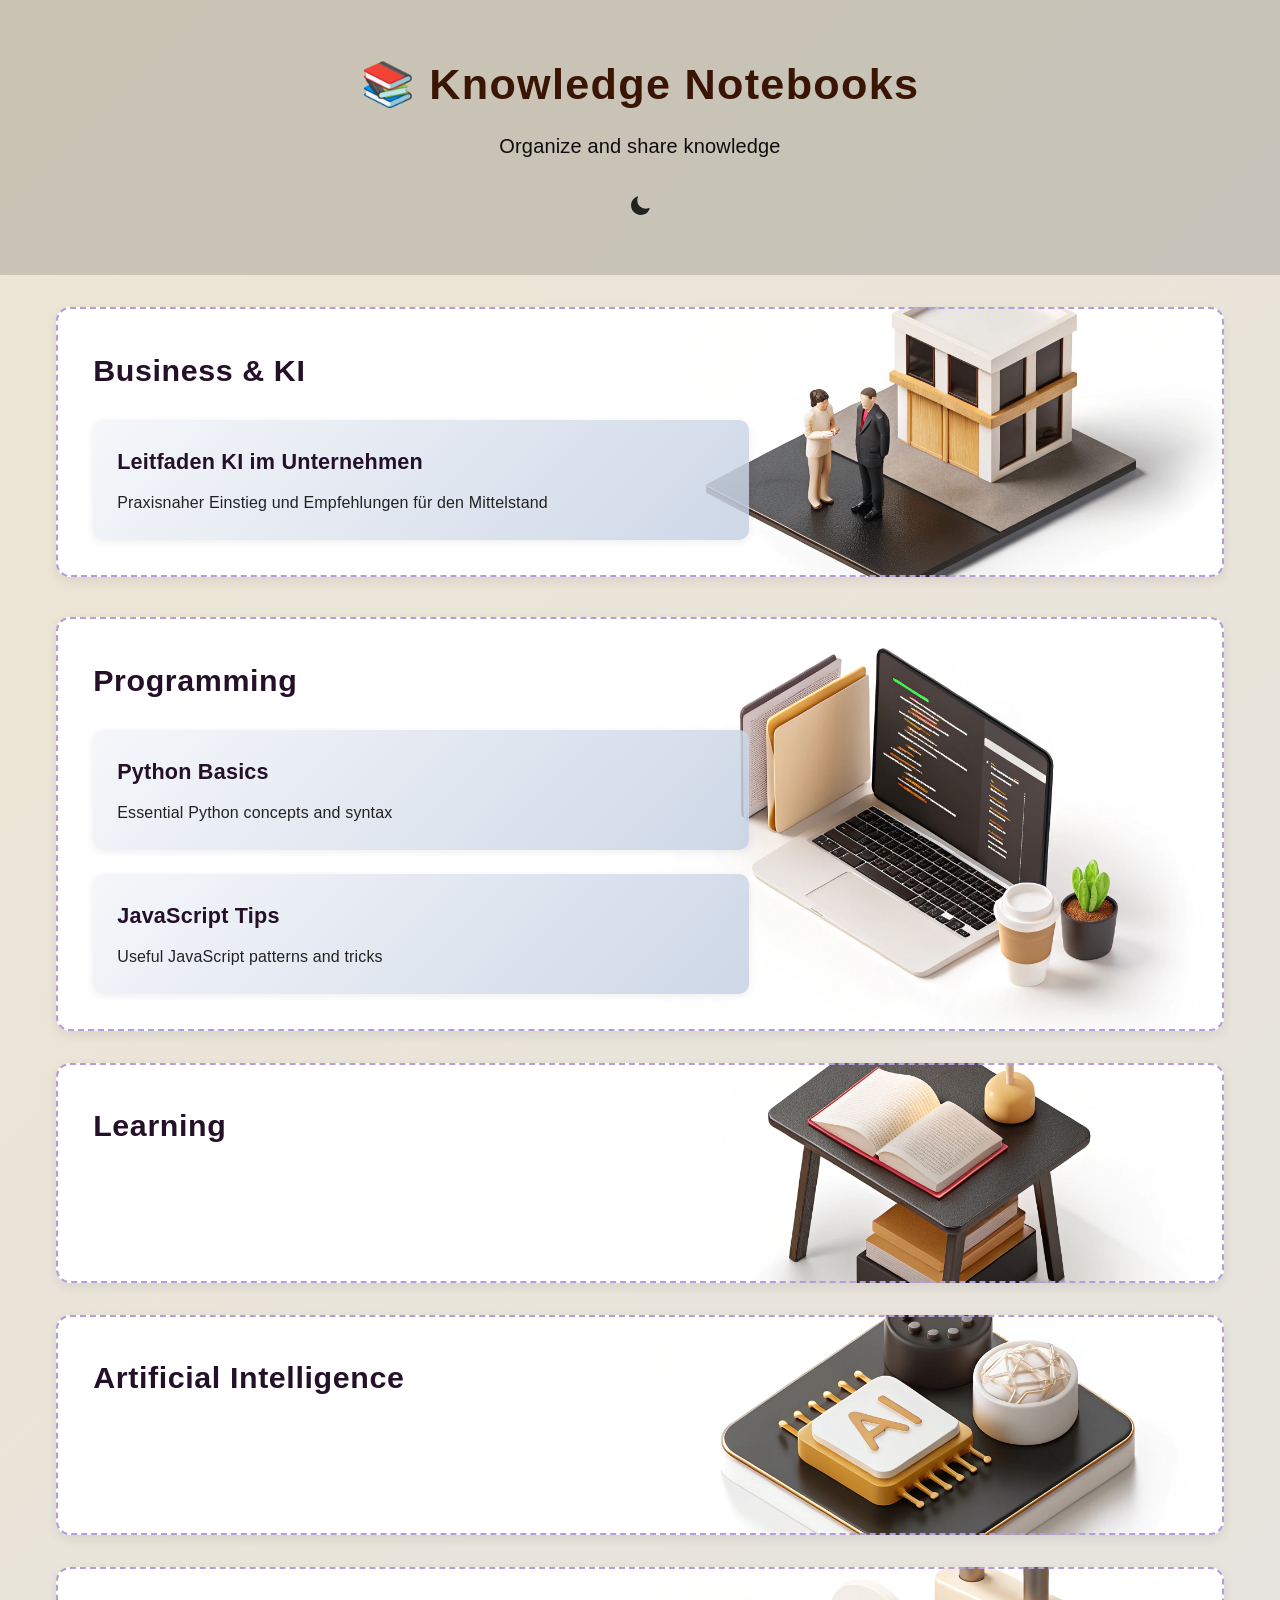
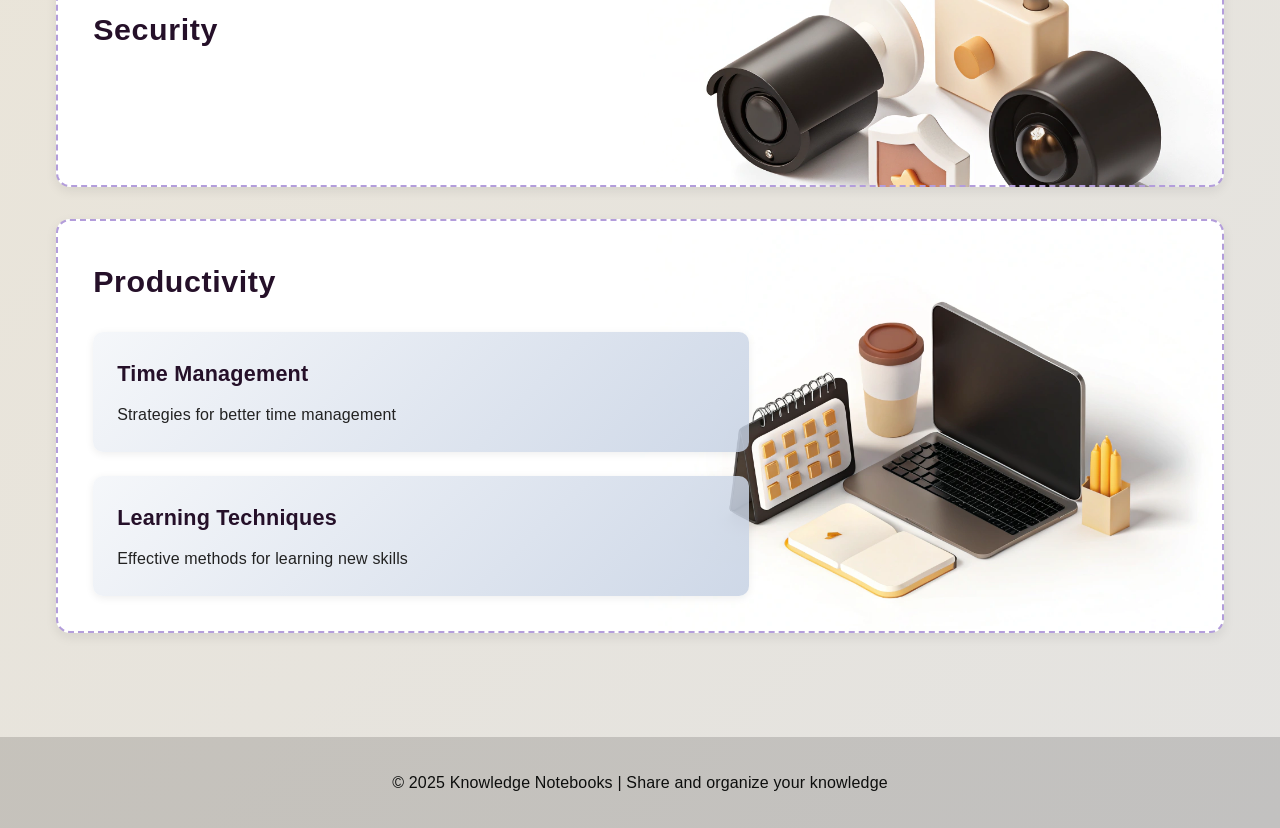
<file: index.html>
<!DOCTYPE html>
<html lang="en">
<head>
    <meta charset="UTF-8">
    <meta name="viewport" content="width=device-width, initial-scale=1.0">
    <title>Knowledge Notebooks</title>
    <link rel="stylesheet" href="styles.css">
</head>
<body>
    <!-- Header with ARIA role and accessible labels -->
    <header role="banner" aria-label="Knowledge Notebooks Header">
        <h1>📚 Knowledge Notebooks</h1>
        <p>Organize and share knowledge</p>
        <button id="theme-toggle" aria-label="Toggle dark and light mode" style="margin-top:1rem;padding:0.5rem 1rem;border-radius:6px;border:none;cursor:pointer;background:none;display:inline-flex;align-items:center;justify-content:center;width:2.5rem;height:2.5rem;">
            <span id="theme-icon" aria-hidden="true"></span>
        </button>
    </header>

    <!-- Main content area with ARIA role -->
    <main role="main">
        <!-- Business & KI Section -->
        <section class="notebooks" aria-labelledby="business-ki-heading">
        <div class="notebook-category category-business">
    <h2 id="business-ki-heading">Business & KI</h2>
                <div class="notebook-list" role="list">
                    <a href="notebooks/business/ki-leitfaden.html" class="notebook-card" role="listitem" aria-label="Leitfaden KI im Unternehmen">
                        <h3>Leitfaden KI im Unternehmen</h3>
                        <p>Praxisnaher Einstieg und Empfehlungen für den Mittelstand</p>
                    </a>
                </div>
            </div>
        </section>
        <!-- Programming Section -->
        <section class="notebooks" aria-labelledby="programming-heading">
        <div class="notebook-category category-programming">
    <h2 id="programming-heading">Programming</h2>
                <div class="notebook-list" role="list">
                    <a href="notebooks/programming/python-basics.html" class="notebook-card" role="listitem" aria-label="Python Basics">
                        <h3>Python Basics</h3>
                        <p>Essential Python concepts and syntax</p>
                    </a>
                    <a href="notebooks/programming/javascript-tips.html" class="notebook-card" role="listitem" aria-label="JavaScript Tips">
                        <h3>JavaScript Tips</h3>
                        <p>Useful JavaScript patterns and tricks</p>
                    </a>
                </div>
            </div>

            <!-- Learning Section -->
        <div class="notebook-category category-learning">
    <h2 id="learning-heading">Learning</h2>
                <div class="notebook-list" role="list">
                    <!-- Add learning notebook cards here -->
                </div>
            </div>

            <!-- Artificial Intelligence Section -->
        <div class="notebook-category category-artificial-intelligence">
    <h2 id="ai-heading">Artificial Intelligence</h2>
                <div class="notebook-list" role="list">
                    <!-- Add artificial intelligence notebook cards here -->
                </div>
            </div>

            <!-- Security Section -->
        <div class="notebook-category category-security">
    <h2 id="security-heading">Security</h2>
                <div class="notebook-list" role="list">
                    <!-- Add security notebook cards here -->
                </div>
            </div>

            <!-- Productivity Section -->
        <div class="notebook-category category-productivity">
    <h2 id="productivity-heading">Productivity</h2>
                <div class="notebook-list" role="list">
                    <a href="notebooks/productivity/time-management.html" class="notebook-card" role="listitem" aria-label="Time Management">
                        <h3>Time Management</h3>
                        <p>Strategies for better time management</p>
                    </a>
                    <a href="notebooks/productivity/learning-techniques.html" class="notebook-card" role="listitem" aria-label="Learning Techniques">
                        <h3>Learning Techniques</h3>
                        <p>Effective methods for learning new skills</p>
                    </a>
                </div>
            </div>
        </section>
    </main>

    <!-- Footer with ARIA role -->
    <footer role="contentinfo" aria-label="Knowledge Notebooks Footer">
        <p>&copy; 2025 Knowledge Notebooks | Share and organize your knowledge</p>
    </footer>
    <script>
    // Dark/Light mode toggle logic
    // Accessible toggle button for theme switching
    const toggleBtn = document.getElementById('theme-toggle');
    function setTheme(dark) {
        const iconSpan = document.getElementById('theme-icon');
        if (dark) {
            document.body.classList.add('dark-mode');
            toggleBtn.style.color = '#fff';
            // User-provided sun SVG for light mode, now with fill="currentColor"
            iconSpan.innerHTML = `<svg xmlns="http://www.w3.org/2000/svg" viewBox="0 0 24 24" fill="currentColor" width="22" height="22"><path d="M12 2.25a.75.75 0 0 1 .75.75v2.25a.75.75 0 0 1-1.5 0V3a.75.75 0 0 1 .75-.75ZM7.5 12a4.5 4.5 0 1 1 9 0 4.5 4.5 0 0 1-9 0ZM18.894 6.166a.75.75 0 0 0-1.06-1.06l-1.591 1.59a.75.75 0 1 0 1.06 1.061l1.591-1.59ZM21.75 12a.75.75 0 0 1-.75.75h-2.25a.75.75 0 0 1 0-1.5H21a.75.75 0 0 1 .75.75ZM17.834 18.894a.75.75 0 0 0 1.06-1.06l-1.59-1.591a.75.75 0 1 0-1.061 1.06l1.59 1.591ZM12 18a.75.75 0 0 1 .75.75V21a.75.75 0 0 1-1.5 0v-2.25A.75.75 0 0 1 12 18ZM7.758 17.303a.75.75 0 0 0-1.061-1.06l-1.591 1.59a.75.75 0 0 0 1.06 1.061l1.591-1.59ZM6 12a.75.75 0 0 1-.75.75H3a.75.75 0 0 1 0-1.5h2.25A.75.75 0 0 1 6 12ZM6.697 7.757a.75.75 0 0 0 1.06-1.06l-1.59-1.591a.75.75 0 0 0-1.061 1.06l1.59 1.591Z" /></svg>`;
        } else {
            document.body.classList.remove('dark-mode');
            toggleBtn.style.color = '#222';
            // Heroicons moon SVG for dark mode, fill="currentColor"
            iconSpan.innerHTML = `<svg xmlns=\"http://www.w3.org/2000/svg\" viewBox=\"0 0 24 24\" fill=\"currentColor\" width=\"22\" height=\"22\" class=\"size-6\"><path fill-rule=\"evenodd\" d=\"M9.528 1.718a.75.75 0 0 1 .162.819A8.97 8.97 0 0 0 9 6a9 9 0 0 0 9 9 8.97 8.97 0 0 0 3.463-.69.75.75 0 0 1 .981.98 10.503 10.503 0 0 1-9.694 6.46c-5.799 0-10.5-4.7-10.5-10.5 0-4.368 2.667-8.112 6.46-9.694a.75.75 0 0 1 .818.162Z\" clip-rule=\"evenodd\" /></svg>`;
        }
    }
    // Load theme from localStorage
    const darkPref = localStorage.getItem('theme') === 'dark';
    setTheme(darkPref);
    toggleBtn.addEventListener('click', () => {
        const isDark = !document.body.classList.contains('dark-mode');
        setTheme(isDark);
        localStorage.setItem('theme', isDark ? 'dark' : 'light');
    });
    </script>
</file>
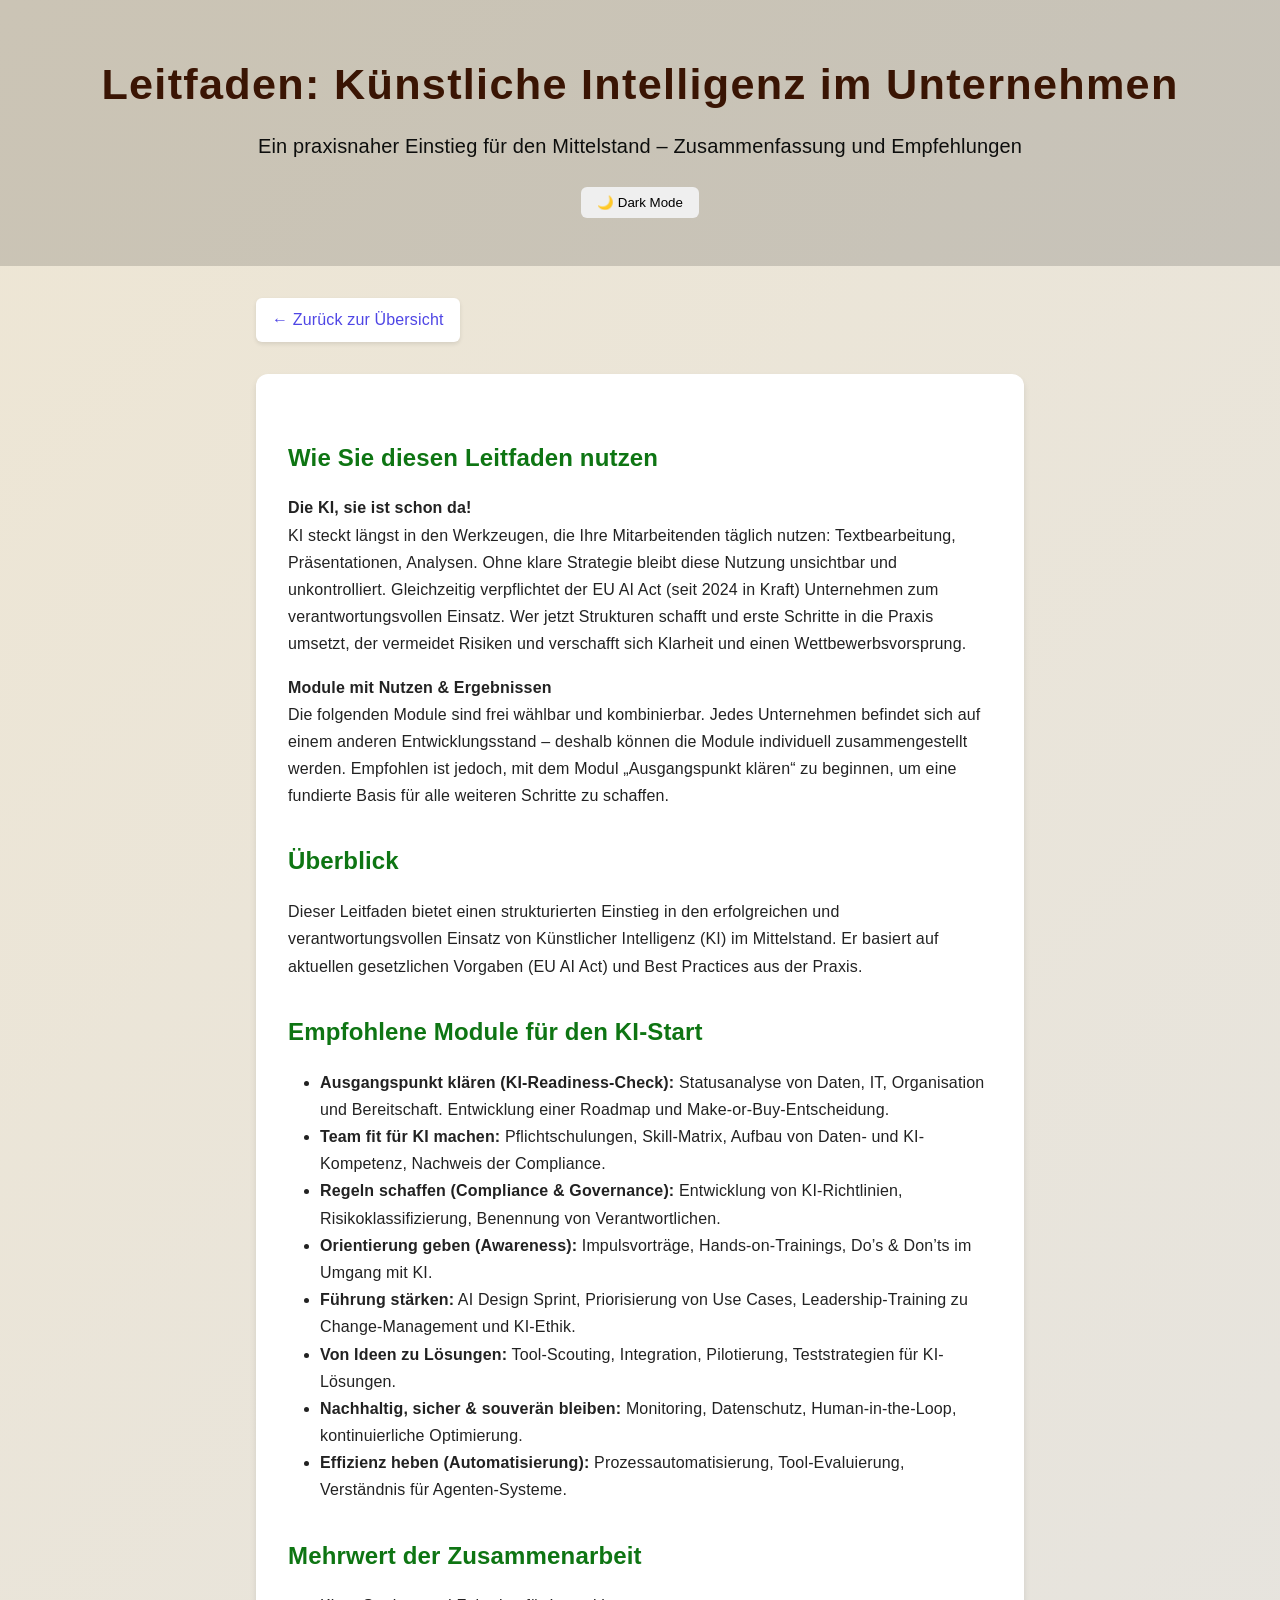
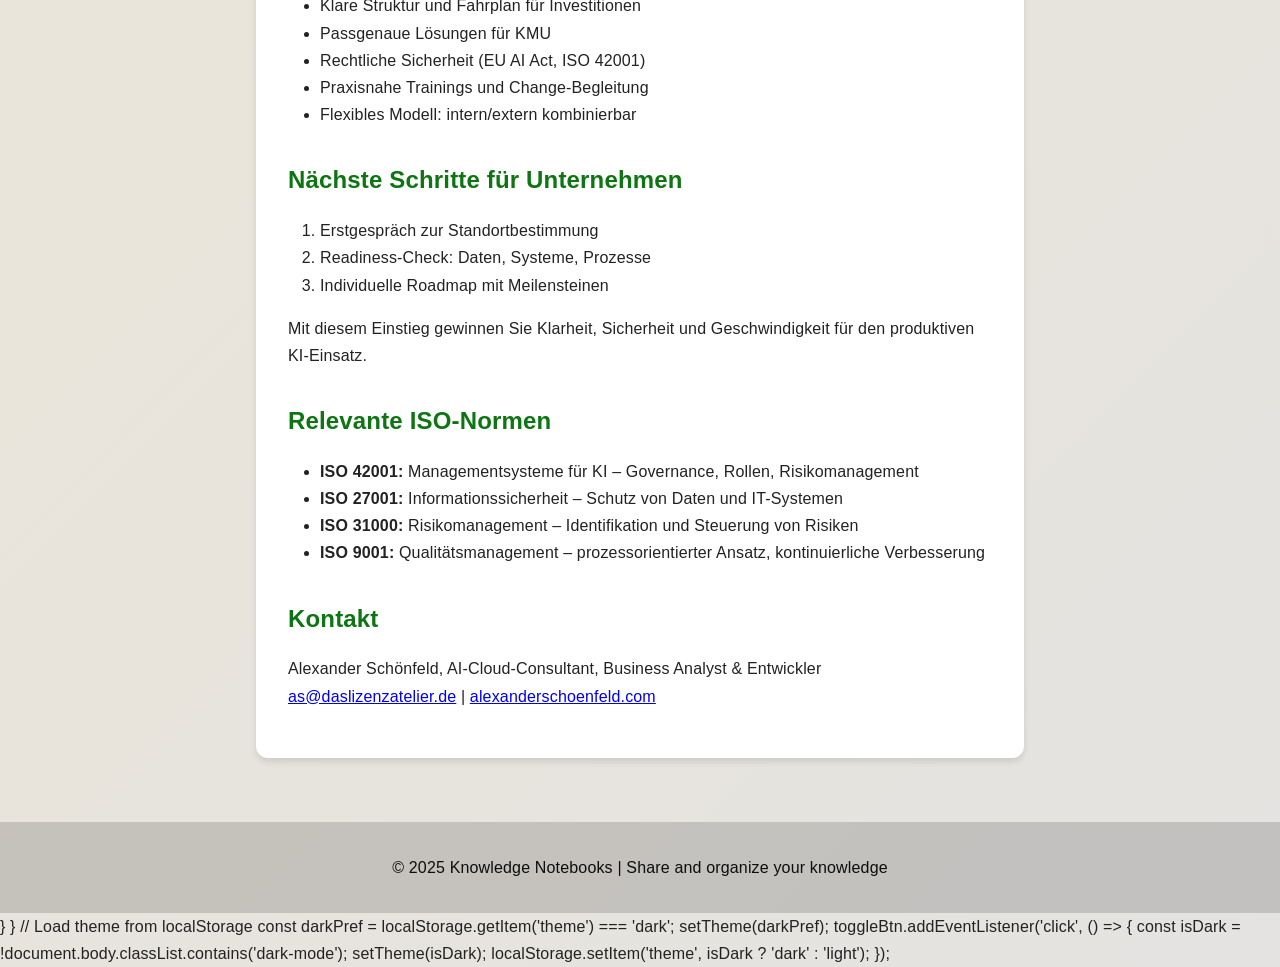
<file: notebooks/business/ki-leitfaden.html>
<!DOCTYPE html>
<html lang="de">
<head>
    <meta charset="UTF-8">
    <meta name="viewport" content="width=device-width, initial-scale=1.0">
    <title>Leitfaden KI im Unternehmen</title>
    <link rel="stylesheet" href="../../styles.css">
</head>
<body>
    <!-- Header with ARIA role and accessible labels -->
    <header role="banner" aria-label="Leitfaden KI Header">
        <h1>Leitfaden: Künstliche Intelligenz im Unternehmen</h1>
        <p>Ein praxisnaher Einstieg für den Mittelstand – Zusammenfassung und Empfehlungen</p>
        <button id="theme-toggle" aria-label="Toggle dark and light mode" style="margin-top:1rem;padding:0.5rem 1rem;border-radius:6px;border:none;cursor:pointer;">🌙 Dark Mode</button>
    </header>
    <main class="notebook-page" role="main">
        <a href="../../index.html" class="back-link">← Zurück zur Übersicht</a>
        <div class="notebook-content">
            <h2>Wie Sie diesen Leitfaden nutzen</h2>
            <p><strong>Die KI, sie ist schon da!</strong><br>
            KI steckt längst in den Werkzeugen, die Ihre Mitarbeitenden täglich nutzen: Textbearbeitung, Präsentationen, Analysen. Ohne klare Strategie bleibt diese Nutzung unsichtbar und unkontrolliert. Gleichzeitig verpflichtet der EU AI Act (seit 2024 in Kraft) Unternehmen zum verantwortungsvollen Einsatz. Wer jetzt Strukturen schafft und erste Schritte in die Praxis umsetzt, der vermeidet Risiken und verschafft sich Klarheit und einen Wettbewerbsvorsprung.</p>
            <p><strong>Module mit Nutzen & Ergebnissen</strong><br>
            Die folgenden Module sind frei wählbar und kombinierbar. Jedes Unternehmen befindet sich auf einem anderen Entwicklungsstand – deshalb können die Module individuell zusammengestellt werden. Empfohlen ist jedoch, mit dem Modul „Ausgangspunkt klären“ zu beginnen, um eine fundierte Basis für alle weiteren Schritte zu schaffen.</p>
            <h2>Überblick</h2>
            <p>Dieser Leitfaden bietet einen strukturierten Einstieg in den erfolgreichen und verantwortungsvollen Einsatz von Künstlicher Intelligenz (KI) im Mittelstand. Er basiert auf aktuellen gesetzlichen Vorgaben (EU AI Act) und Best Practices aus der Praxis.</p>

            <h2>Empfohlene Module für den KI-Start</h2>
            <ul>
                <li><strong>Ausgangspunkt klären (KI-Readiness-Check):</strong> Statusanalyse von Daten, IT, Organisation und Bereitschaft. Entwicklung einer Roadmap und Make-or-Buy-Entscheidung.</li>
                <li><strong>Team fit für KI machen:</strong> Pflichtschulungen, Skill-Matrix, Aufbau von Daten- und KI-Kompetenz, Nachweis der Compliance.</li>
                <li><strong>Regeln schaffen (Compliance & Governance):</strong> Entwicklung von KI-Richtlinien, Risikoklassifizierung, Benennung von Verantwortlichen.</li>
                <li><strong>Orientierung geben (Awareness):</strong> Impulsvorträge, Hands-on-Trainings, Do’s & Don’ts im Umgang mit KI.</li>
                <li><strong>Führung stärken:</strong> AI Design Sprint, Priorisierung von Use Cases, Leadership-Training zu Change-Management und KI-Ethik.</li>
                <li><strong>Von Ideen zu Lösungen:</strong> Tool-Scouting, Integration, Pilotierung, Teststrategien für KI-Lösungen.</li>
                <li><strong>Nachhaltig, sicher & souverän bleiben:</strong> Monitoring, Datenschutz, Human-in-the-Loop, kontinuierliche Optimierung.</li>
                <li><strong>Effizienz heben (Automatisierung):</strong> Prozessautomatisierung, Tool-Evaluierung, Verständnis für Agenten-Systeme.</li>
            </ul>

            <h2>Mehrwert der Zusammenarbeit</h2>
            <ul>
                <li>Klare Struktur und Fahrplan für Investitionen</li>
                <li>Passgenaue Lösungen für KMU</li>
                <li>Rechtliche Sicherheit (EU AI Act, ISO 42001)</li>
                <li>Praxisnahe Trainings und Change-Begleitung</li>
                <li>Flexibles Modell: intern/extern kombinierbar</li>
            </ul>

            <h2>Nächste Schritte für Unternehmen</h2>
            <ol>
                <li>Erstgespräch zur Standortbestimmung</li>
                <li>Readiness-Check: Daten, Systeme, Prozesse</li>
                <li>Individuelle Roadmap mit Meilensteinen</li>
            </ol>
            <p>Mit diesem Einstieg gewinnen Sie Klarheit, Sicherheit und Geschwindigkeit für den produktiven KI-Einsatz.</p>

            <h2>Relevante ISO-Normen</h2>
            <ul>
                <li><strong>ISO 42001:</strong> Managementsysteme für KI – Governance, Rollen, Risikomanagement</li>
                <li><strong>ISO 27001:</strong> Informationssicherheit – Schutz von Daten und IT-Systemen</li>
                <li><strong>ISO 31000:</strong> Risikomanagement – Identifikation und Steuerung von Risiken</li>
                <li><strong>ISO 9001:</strong> Qualitätsmanagement – prozessorientierter Ansatz, kontinuierliche Verbesserung</li>
            </ul>

            <h2>Kontakt</h2>
            <p>Alexander Schönfeld, AI-Cloud-Consultant, Business Analyst & Entwickler<br>
            <a href="mailto:as@daslizenzatelier.de">as@daslizenzatelier.de</a> | <a href="https://www.alexanderschoenfeld.com" target="_blank">alexanderschoenfeld.com</a></p>
        </div>
    </main>
    <!-- Footer with ARIA role -->
    <footer role="contentinfo" aria-label="Leitfaden KI Footer">
        <p>&copy; 2025 Knowledge Notebooks | Share and organize your knowledge</p>
    </footer>
    <script>
    // Dark/Light mode toggle logic
    // Accessible toggle button for theme switching
    const toggleBtn = document.getElementById('theme-toggle');
    function setTheme(dark) {
        if (dark) {
            document.body.classList.add('dark-mode');
            toggleBtn.textContent = '☀️ Light Mode';
        } else {
            document.body.classList.remove('dark-mode');
            toggleBtn.textContent = '🌙 Dark Mode';
        }
    }
    // Load theme from localStorage
    const darkPref = localStorage.getItem('theme') === 'dark';
    setTheme(darkPref);
    toggleBtn.addEventListener('click', () => {
        const isDark = !document.body.classList.contains('dark-mode');
        setTheme(isDark);
        localStorage.setItem('theme', isDark ? 'dark' : 'light');
    });
    </script>
        }
    }
    // Load theme from localStorage
    const darkPref = localStorage.getItem('theme') === 'dark';
    setTheme(darkPref);
    toggleBtn.addEventListener('click', () => {
        const isDark = !document.body.classList.contains('dark-mode');
        setTheme(isDark);
        localStorage.setItem('theme', isDark ? 'dark' : 'light');
    });
    </script>
</file>
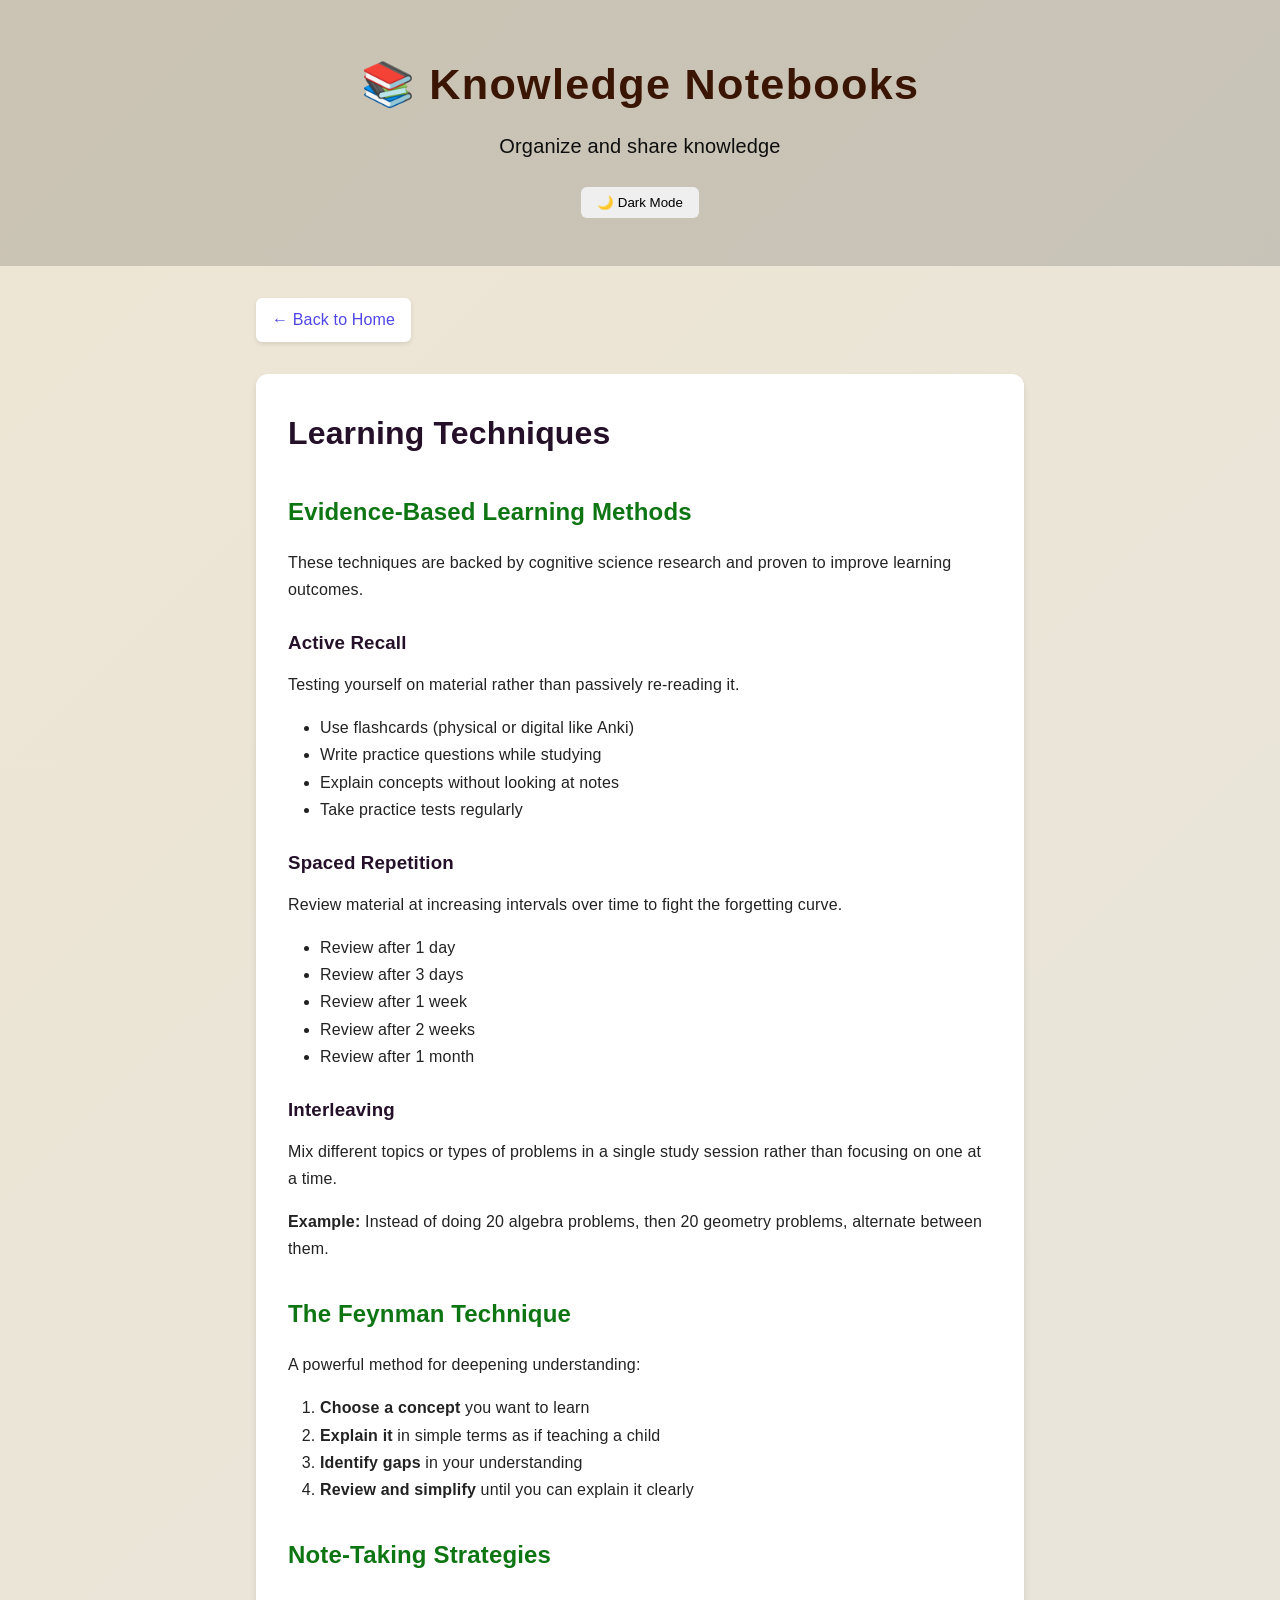
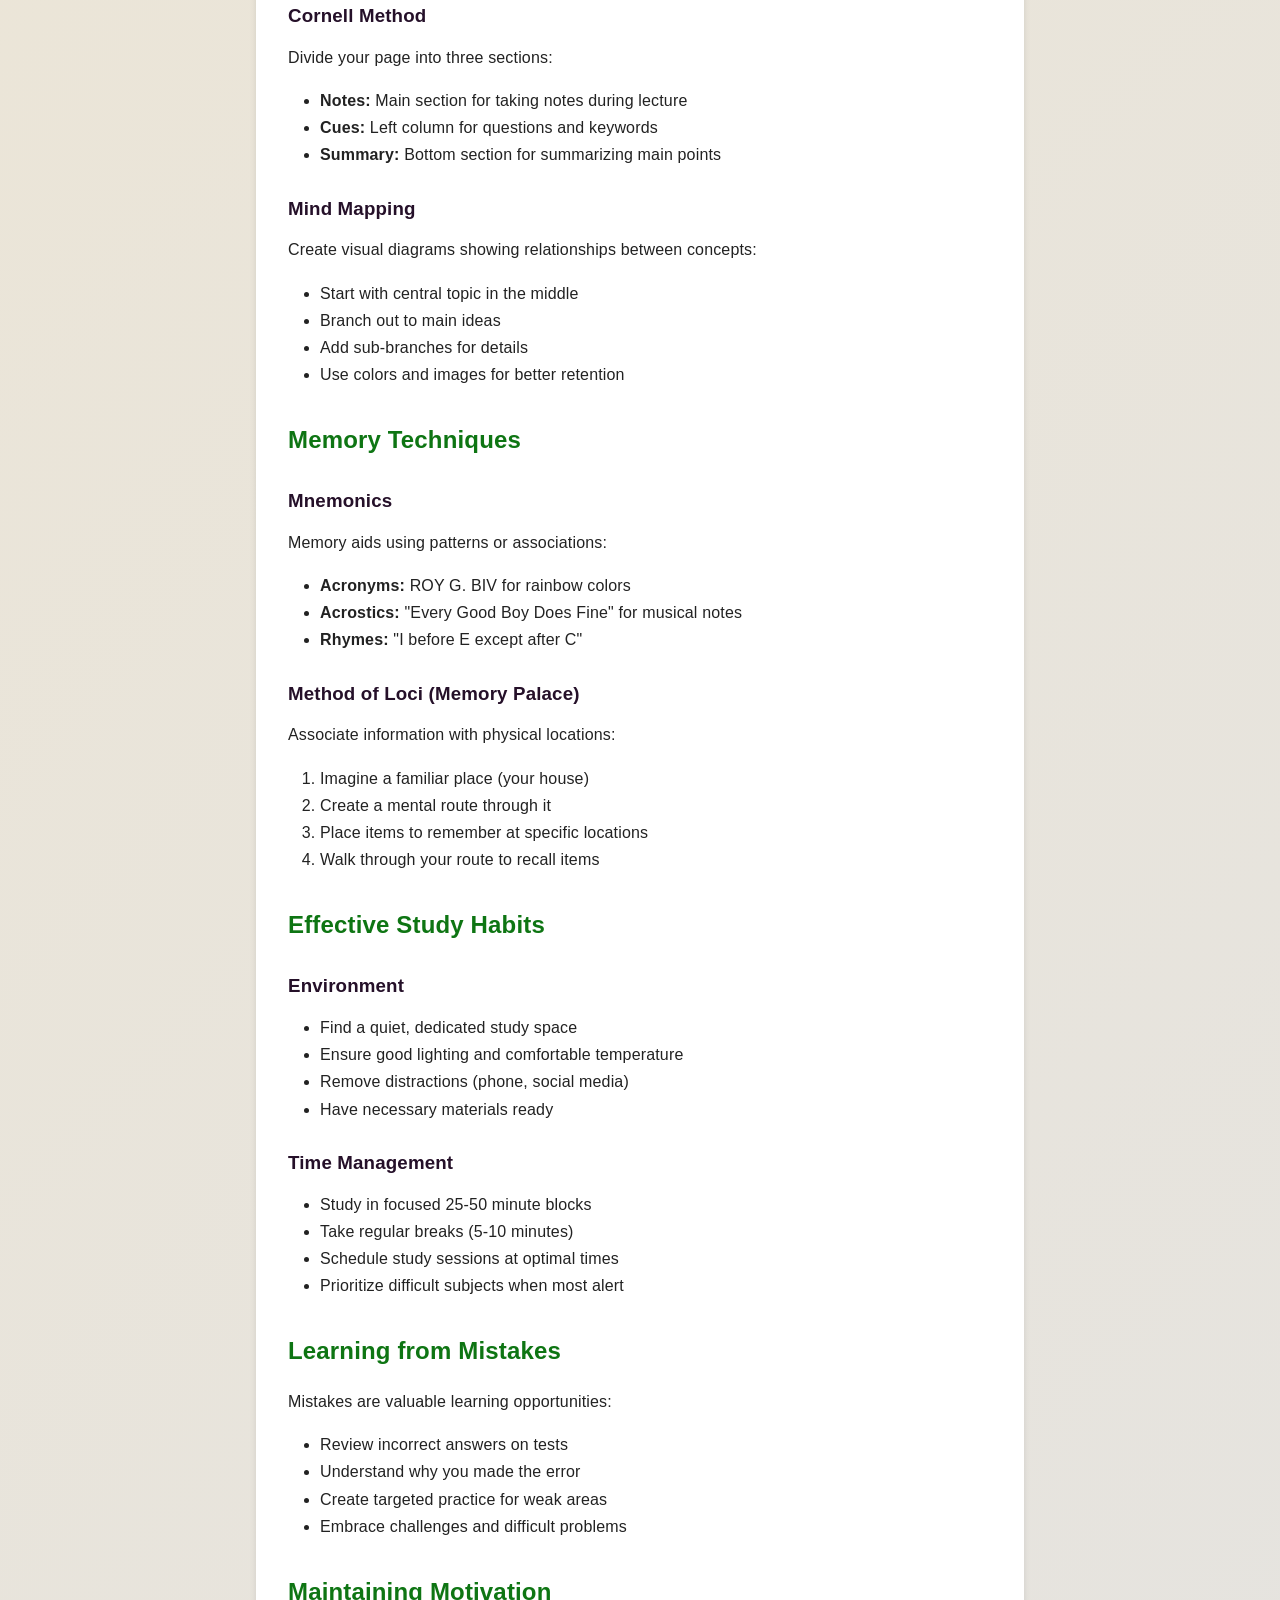
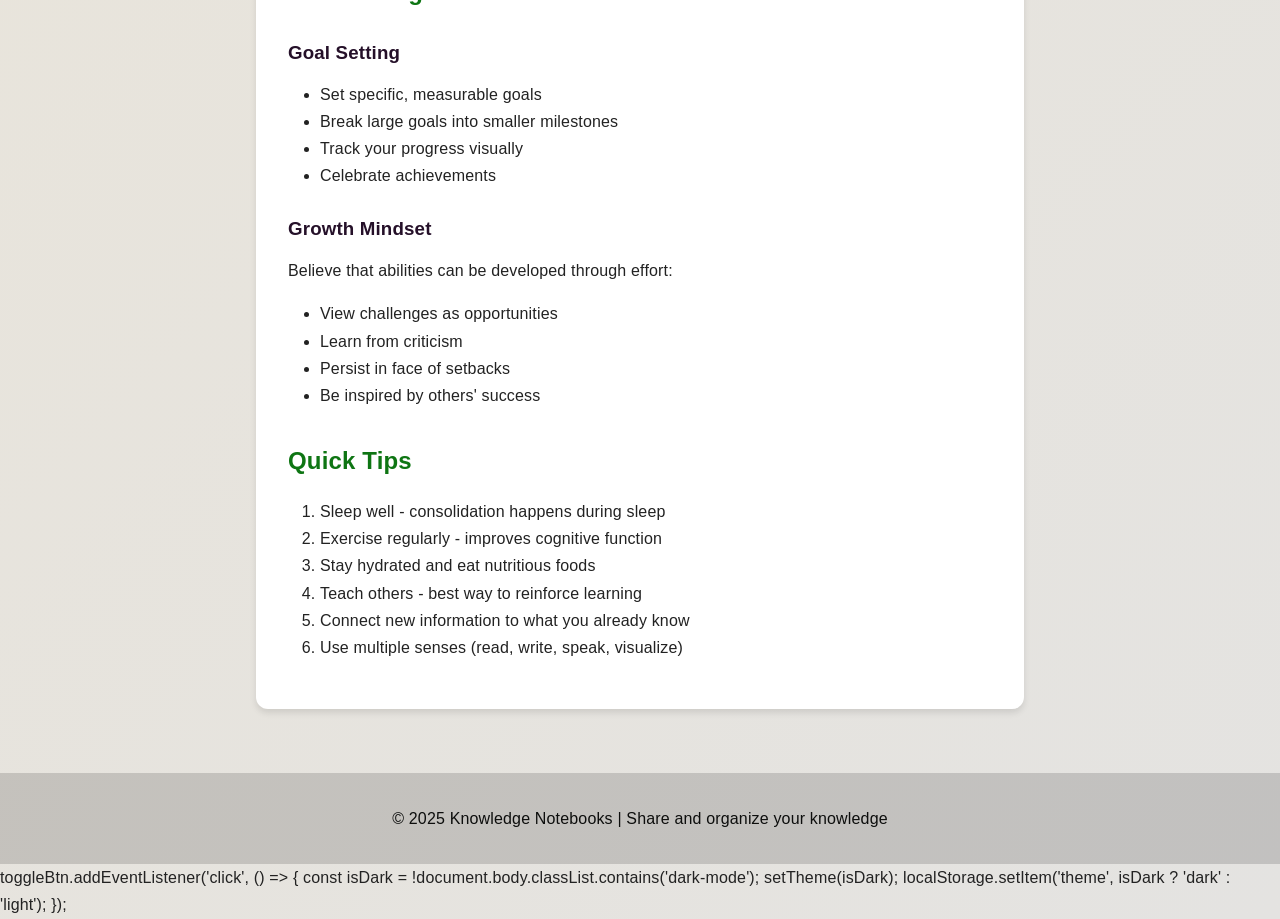
<file: notebooks/productivity/learning-techniques.html>
<!DOCTYPE html>
<html lang="en">
<head>
    <meta charset="UTF-8">
    <meta name="viewport" content="width=device-width, initial-scale=1.0">
    <title>Learning Techniques - Knowledge Notebooks</title>
    <link rel="stylesheet" href="../../styles.css">
</head>
<body>
    <!-- Header with ARIA role and accessible labels -->
    <header role="banner" aria-label="Knowledge Notebooks Header">
        <h1>📚 Knowledge Notebooks</h1>
        <p>Organize and share knowledge</p>
        <button id="theme-toggle" aria-label="Toggle dark and light mode" style="margin-top:1rem;padding:0.5rem 1rem;border-radius:6px;border:none;cursor:pointer;">🌙 Dark Mode</button>
    </header>

    <main class="notebook-page" role="main">
        <a href="../../index.html" class="back-link">← Back to Home</a>
        <div class="notebook-content">
            <h1>Learning Techniques</h1>
            
            <h2>Evidence-Based Learning Methods</h2>
            <p>These techniques are backed by cognitive science research and proven to improve learning outcomes.</p>

            <h3>Active Recall</h3>
            <p>Testing yourself on material rather than passively re-reading it.</p>
            <ul>
                <li>Use flashcards (physical or digital like Anki)</li>
                <li>Write practice questions while studying</li>
                <li>Explain concepts without looking at notes</li>
                <li>Take practice tests regularly</li>
            </ul>

            <h3>Spaced Repetition</h3>
            <p>Review material at increasing intervals over time to fight the forgetting curve.</p>
            <ul>
                <li>Review after 1 day</li>
                <li>Review after 3 days</li>
                <li>Review after 1 week</li>
                <li>Review after 2 weeks</li>
                <li>Review after 1 month</li>
            </ul>

            <h3>Interleaving</h3>
            <p>Mix different topics or types of problems in a single study session rather than focusing on one at a time.</p>
            
            <p><strong>Example:</strong> Instead of doing 20 algebra problems, then 20 geometry problems, alternate between them.</p>

            <h2>The Feynman Technique</h2>
            <p>A powerful method for deepening understanding:</p>
            <ol>
                <li><strong>Choose a concept</strong> you want to learn</li>
                <li><strong>Explain it</strong> in simple terms as if teaching a child</li>
                <li><strong>Identify gaps</strong> in your understanding</li>
                <li><strong>Review and simplify</strong> until you can explain it clearly</li>
            </ol>

            <h2>Note-Taking Strategies</h2>
            
            <h3>Cornell Method</h3>
            <p>Divide your page into three sections:</p>
            <ul>
                <li><strong>Notes:</strong> Main section for taking notes during lecture</li>
                <li><strong>Cues:</strong> Left column for questions and keywords</li>
                <li><strong>Summary:</strong> Bottom section for summarizing main points</li>
            </ul>

            <h3>Mind Mapping</h3>
            <p>Create visual diagrams showing relationships between concepts:</p>
            <ul>
                <li>Start with central topic in the middle</li>
                <li>Branch out to main ideas</li>
                <li>Add sub-branches for details</li>
                <li>Use colors and images for better retention</li>
            </ul>

            <h2>Memory Techniques</h2>
            
            <h3>Mnemonics</h3>
            <p>Memory aids using patterns or associations:</p>
            <ul>
                <li><strong>Acronyms:</strong> ROY G. BIV for rainbow colors</li>
                <li><strong>Acrostics:</strong> "Every Good Boy Does Fine" for musical notes</li>
                <li><strong>Rhymes:</strong> "I before E except after C"</li>
            </ul>

            <h3>Method of Loci (Memory Palace)</h3>
            <p>Associate information with physical locations:</p>
            <ol>
                <li>Imagine a familiar place (your house)</li>
                <li>Create a mental route through it</li>
                <li>Place items to remember at specific locations</li>
                <li>Walk through your route to recall items</li>
            </ol>

            <h2>Effective Study Habits</h2>
            
            <h3>Environment</h3>
            <ul>
                <li>Find a quiet, dedicated study space</li>
                <li>Ensure good lighting and comfortable temperature</li>
                <li>Remove distractions (phone, social media)</li>
                <li>Have necessary materials ready</li>
            </ul>

            <h3>Time Management</h3>
            <ul>
                <li>Study in focused 25-50 minute blocks</li>
                <li>Take regular breaks (5-10 minutes)</li>
                <li>Schedule study sessions at optimal times</li>
                <li>Prioritize difficult subjects when most alert</li>
            </ul>

            <h2>Learning from Mistakes</h2>
            <p>Mistakes are valuable learning opportunities:</p>
            <ul>
                <li>Review incorrect answers on tests</li>
                <li>Understand why you made the error</li>
                <li>Create targeted practice for weak areas</li>
                <li>Embrace challenges and difficult problems</li>
            </ul>

            <h2>Maintaining Motivation</h2>
            
            <h3>Goal Setting</h3>
            <ul>
                <li>Set specific, measurable goals</li>
                <li>Break large goals into smaller milestones</li>
                <li>Track your progress visually</li>
                <li>Celebrate achievements</li>
            </ul>

            <h3>Growth Mindset</h3>
            <p>Believe that abilities can be developed through effort:</p>
            <ul>
                <li>View challenges as opportunities</li>
                <li>Learn from criticism</li>
                <li>Persist in face of setbacks</li>
                <li>Be inspired by others' success</li>
            </ul>

            <h2>Quick Tips</h2>
            <ol>
                <li>Sleep well - consolidation happens during sleep</li>
                <li>Exercise regularly - improves cognitive function</li>
                <li>Stay hydrated and eat nutritious foods</li>
                <li>Teach others - best way to reinforce learning</li>
                <li>Connect new information to what you already know</li>
                <li>Use multiple senses (read, write, speak, visualize)</li>
            </ol>
        </div>
    </main>
    <!-- Footer with ARIA role -->
    <footer role="contentinfo" aria-label="Knowledge Notebooks Footer">
        <p>&copy; 2025 Knowledge Notebooks | Share and organize your knowledge</p>
    </footer>
    <script>
    // Dark/Light mode toggle logic
    // Accessible toggle button for theme switching
    const toggleBtn = document.getElementById('theme-toggle');
    function setTheme(dark) {
        if (dark) {
            document.body.classList.add('dark-mode');
            toggleBtn.textContent = '☀️ Light Mode';
        } else {
            document.body.classList.remove('dark-mode');
            toggleBtn.textContent = '🌙 Dark Mode';
        }
    }
    // Load theme from localStorage
    const darkPref = localStorage.getItem('theme') === 'dark';
    setTheme(darkPref);
    toggleBtn.addEventListener('click', () => {
        const isDark = !document.body.classList.contains('dark-mode');
        setTheme(isDark);
        localStorage.setItem('theme', isDark ? 'dark' : 'light');
    });
    </script>
    toggleBtn.addEventListener('click', () => {
        const isDark = !document.body.classList.contains('dark-mode');
        setTheme(isDark);
        localStorage.setItem('theme', isDark ? 'dark' : 'light');
    });
    </script>
</file>
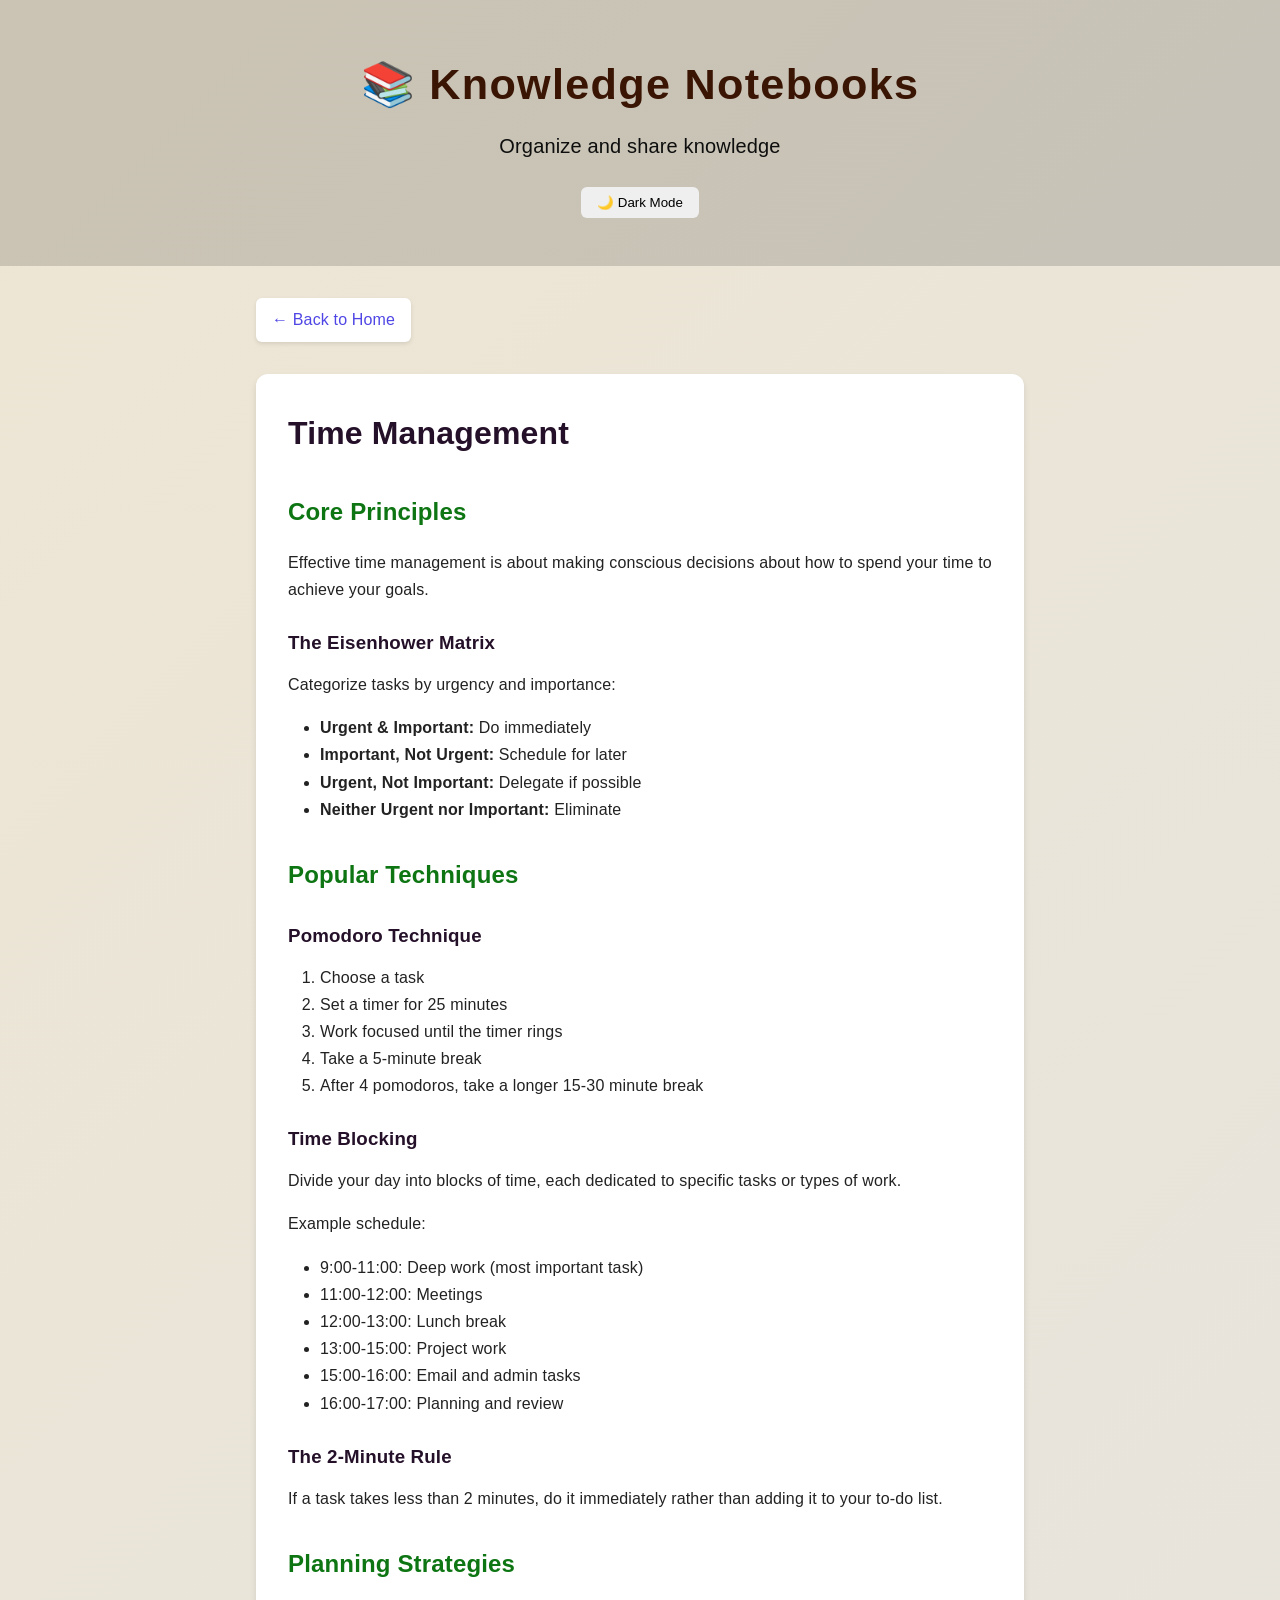
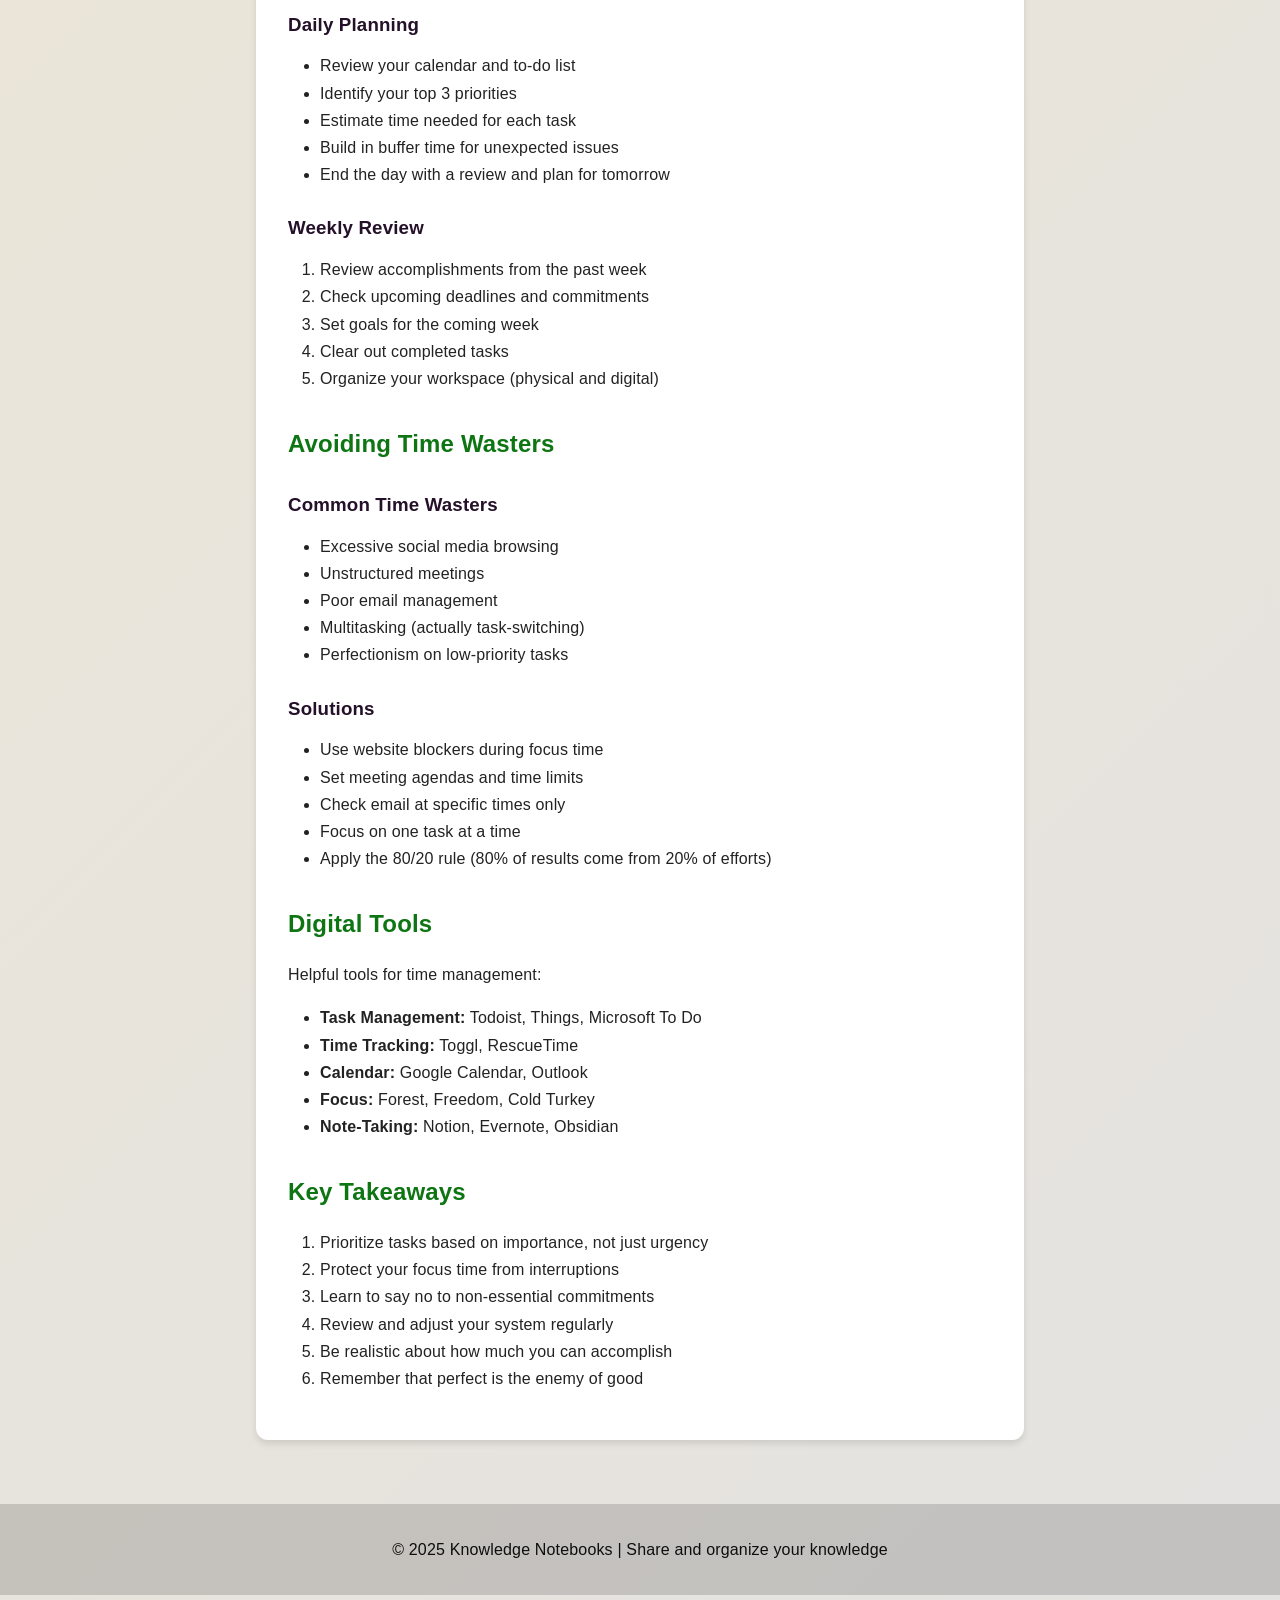
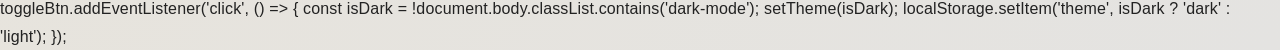
<file: notebooks/productivity/time-management.html>
<!DOCTYPE html>
<html lang="en">
<head>
    <meta charset="UTF-8">
    <meta name="viewport" content="width=device-width, initial-scale=1.0">
    <title>Time Management - Knowledge Notebooks</title>
    <link rel="stylesheet" href="../../styles.css">
</head>
<body>
    <!-- Header with ARIA role and accessible labels -->
    <header role="banner" aria-label="Knowledge Notebooks Header">
        <h1>📚 Knowledge Notebooks</h1>
        <p>Organize and share knowledge</p>
        <button id="theme-toggle" aria-label="Toggle dark and light mode" style="margin-top:1rem;padding:0.5rem 1rem;border-radius:6px;border:none;cursor:pointer;">🌙 Dark Mode</button>
    </header>

    <main class="notebook-page" role="main">
        <a href="../../index.html" class="back-link">← Back to Home</a>
        <div class="notebook-content">
            <h1>Time Management</h1>
            
            <h2>Core Principles</h2>
            <p>Effective time management is about making conscious decisions about how to spend your time to achieve your goals.</p>

            <h3>The Eisenhower Matrix</h3>
            <p>Categorize tasks by urgency and importance:</p>
            <ul>
                <li><strong>Urgent & Important:</strong> Do immediately</li>
                <li><strong>Important, Not Urgent:</strong> Schedule for later</li>
                <li><strong>Urgent, Not Important:</strong> Delegate if possible</li>
                <li><strong>Neither Urgent nor Important:</strong> Eliminate</li>
            </ul>

            <h2>Popular Techniques</h2>
            
            <h3>Pomodoro Technique</h3>
            <ol>
                <li>Choose a task</li>
                <li>Set a timer for 25 minutes</li>
                <li>Work focused until the timer rings</li>
                <li>Take a 5-minute break</li>
                <li>After 4 pomodoros, take a longer 15-30 minute break</li>
            </ol>

            <h3>Time Blocking</h3>
            <p>Divide your day into blocks of time, each dedicated to specific tasks or types of work.</p>
            
            <p>Example schedule:</p>
            <ul>
                <li>9:00-11:00: Deep work (most important task)</li>
                <li>11:00-12:00: Meetings</li>
                <li>12:00-13:00: Lunch break</li>
                <li>13:00-15:00: Project work</li>
                <li>15:00-16:00: Email and admin tasks</li>
                <li>16:00-17:00: Planning and review</li>
            </ul>

            <h3>The 2-Minute Rule</h3>
            <p>If a task takes less than 2 minutes, do it immediately rather than adding it to your to-do list.</p>

            <h2>Planning Strategies</h2>
            
            <h3>Daily Planning</h3>
            <ul>
                <li>Review your calendar and to-do list</li>
                <li>Identify your top 3 priorities</li>
                <li>Estimate time needed for each task</li>
                <li>Build in buffer time for unexpected issues</li>
                <li>End the day with a review and plan for tomorrow</li>
            </ul>

            <h3>Weekly Review</h3>
            <ol>
                <li>Review accomplishments from the past week</li>
                <li>Check upcoming deadlines and commitments</li>
                <li>Set goals for the coming week</li>
                <li>Clear out completed tasks</li>
                <li>Organize your workspace (physical and digital)</li>
            </ol>

            <h2>Avoiding Time Wasters</h2>
            
            <h3>Common Time Wasters</h3>
            <ul>
                <li>Excessive social media browsing</li>
                <li>Unstructured meetings</li>
                <li>Poor email management</li>
                <li>Multitasking (actually task-switching)</li>
                <li>Perfectionism on low-priority tasks</li>
            </ul>

            <h3>Solutions</h3>
            <ul>
                <li>Use website blockers during focus time</li>
                <li>Set meeting agendas and time limits</li>
                <li>Check email at specific times only</li>
                <li>Focus on one task at a time</li>
                <li>Apply the 80/20 rule (80% of results come from 20% of efforts)</li>
            </ul>

            <h2>Digital Tools</h2>
            <p>Helpful tools for time management:</p>
            <ul>
                <li><strong>Task Management:</strong> Todoist, Things, Microsoft To Do</li>
                <li><strong>Time Tracking:</strong> Toggl, RescueTime</li>
                <li><strong>Calendar:</strong> Google Calendar, Outlook</li>
                <li><strong>Focus:</strong> Forest, Freedom, Cold Turkey</li>
                <li><strong>Note-Taking:</strong> Notion, Evernote, Obsidian</li>
            </ul>

            <h2>Key Takeaways</h2>
            <ol>
                <li>Prioritize tasks based on importance, not just urgency</li>
                <li>Protect your focus time from interruptions</li>
                <li>Learn to say no to non-essential commitments</li>
                <li>Review and adjust your system regularly</li>
                <li>Be realistic about how much you can accomplish</li>
                <li>Remember that perfect is the enemy of good</li>
            </ol>
        </div>
    </main>
    <!-- Footer with ARIA role -->
    <footer role="contentinfo" aria-label="Knowledge Notebooks Footer">
        <p>&copy; 2025 Knowledge Notebooks | Share and organize your knowledge</p>
    </footer>
    <script>
    // Dark/Light mode toggle logic
    // Accessible toggle button for theme switching
    const toggleBtn = document.getElementById('theme-toggle');
    function setTheme(dark) {
        if (dark) {
            document.body.classList.add('dark-mode');
            toggleBtn.textContent = '☀️ Light Mode';
        } else {
            document.body.classList.remove('dark-mode');
            toggleBtn.textContent = '🌙 Dark Mode';
        }
    }
    // Load theme from localStorage
    const darkPref = localStorage.getItem('theme') === 'dark';
    setTheme(darkPref);
    toggleBtn.addEventListener('click', () => {
        const isDark = !document.body.classList.contains('dark-mode');
        setTheme(isDark);
        localStorage.setItem('theme', isDark ? 'dark' : 'light');
    });
    </script>
    toggleBtn.addEventListener('click', () => {
        const isDark = !document.body.classList.contains('dark-mode');
        setTheme(isDark);
        localStorage.setItem('theme', isDark ? 'dark' : 'light');
    });
    </script>
</file>
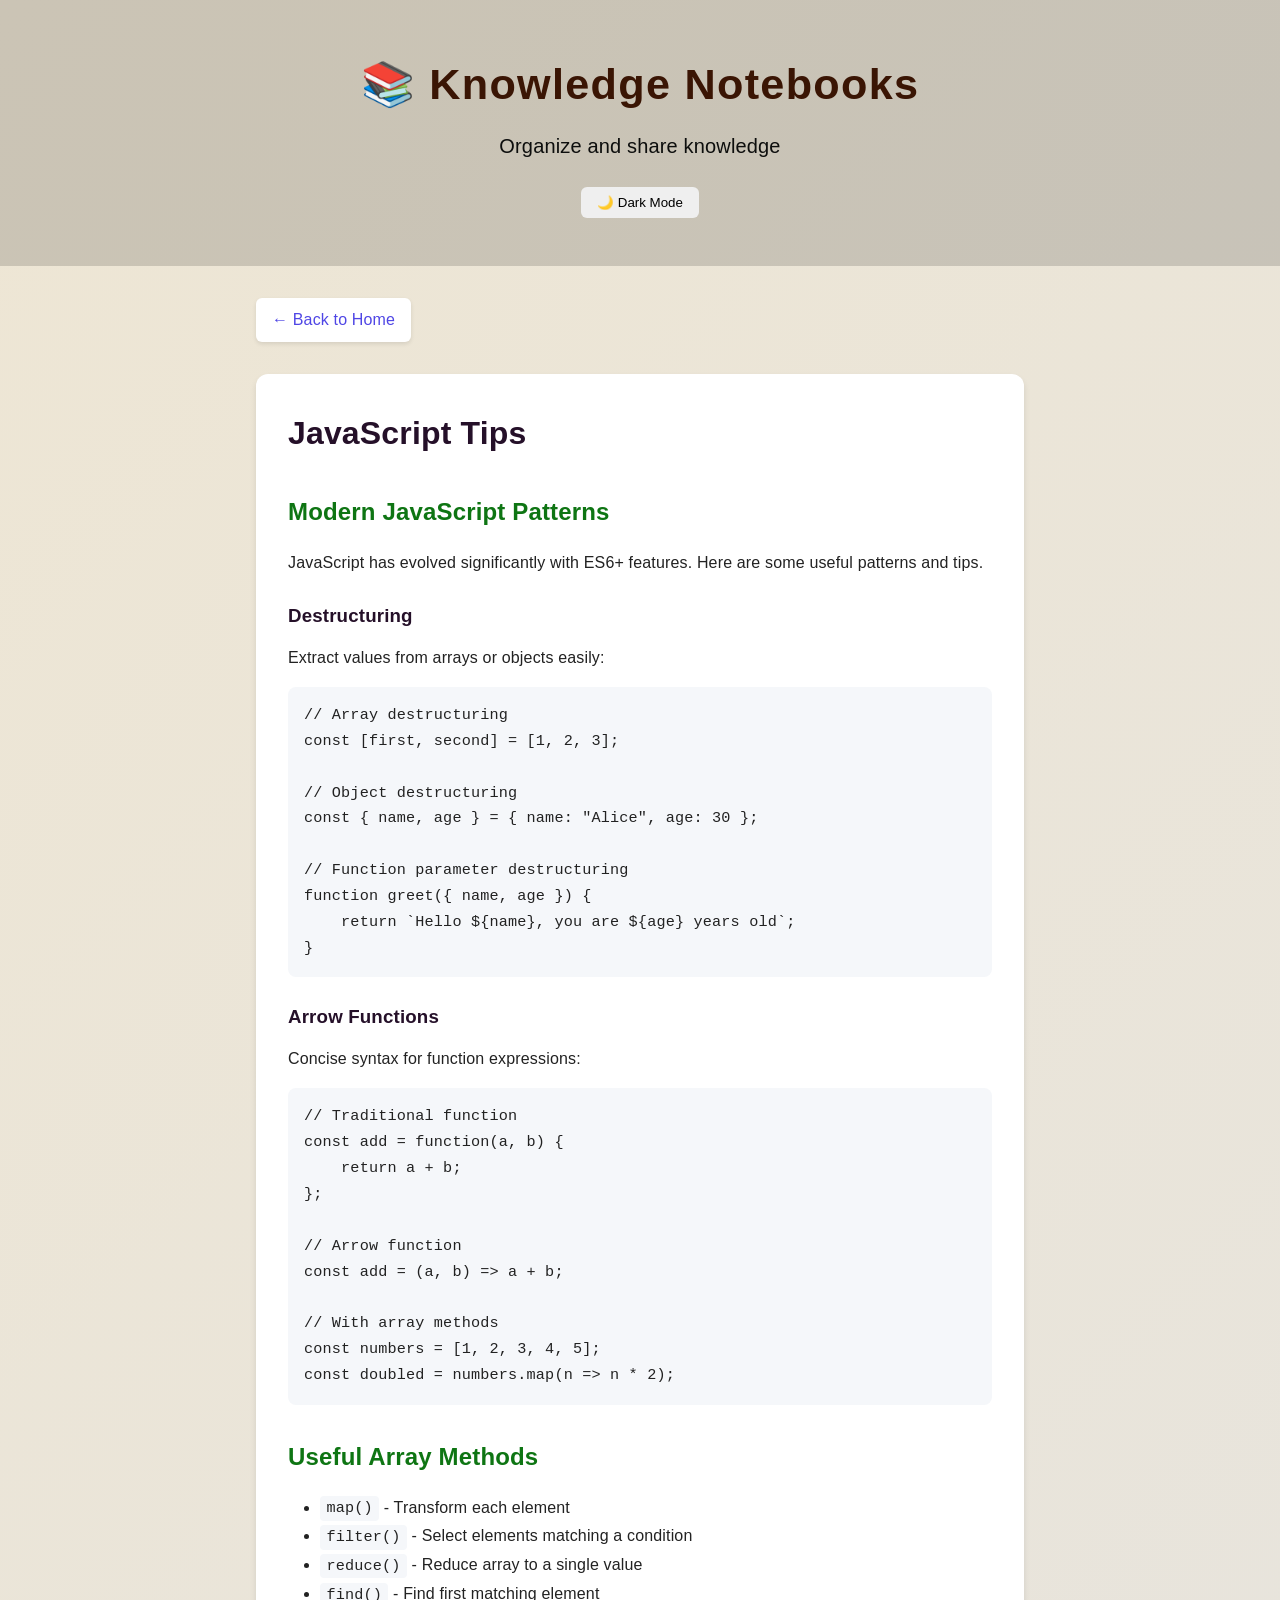
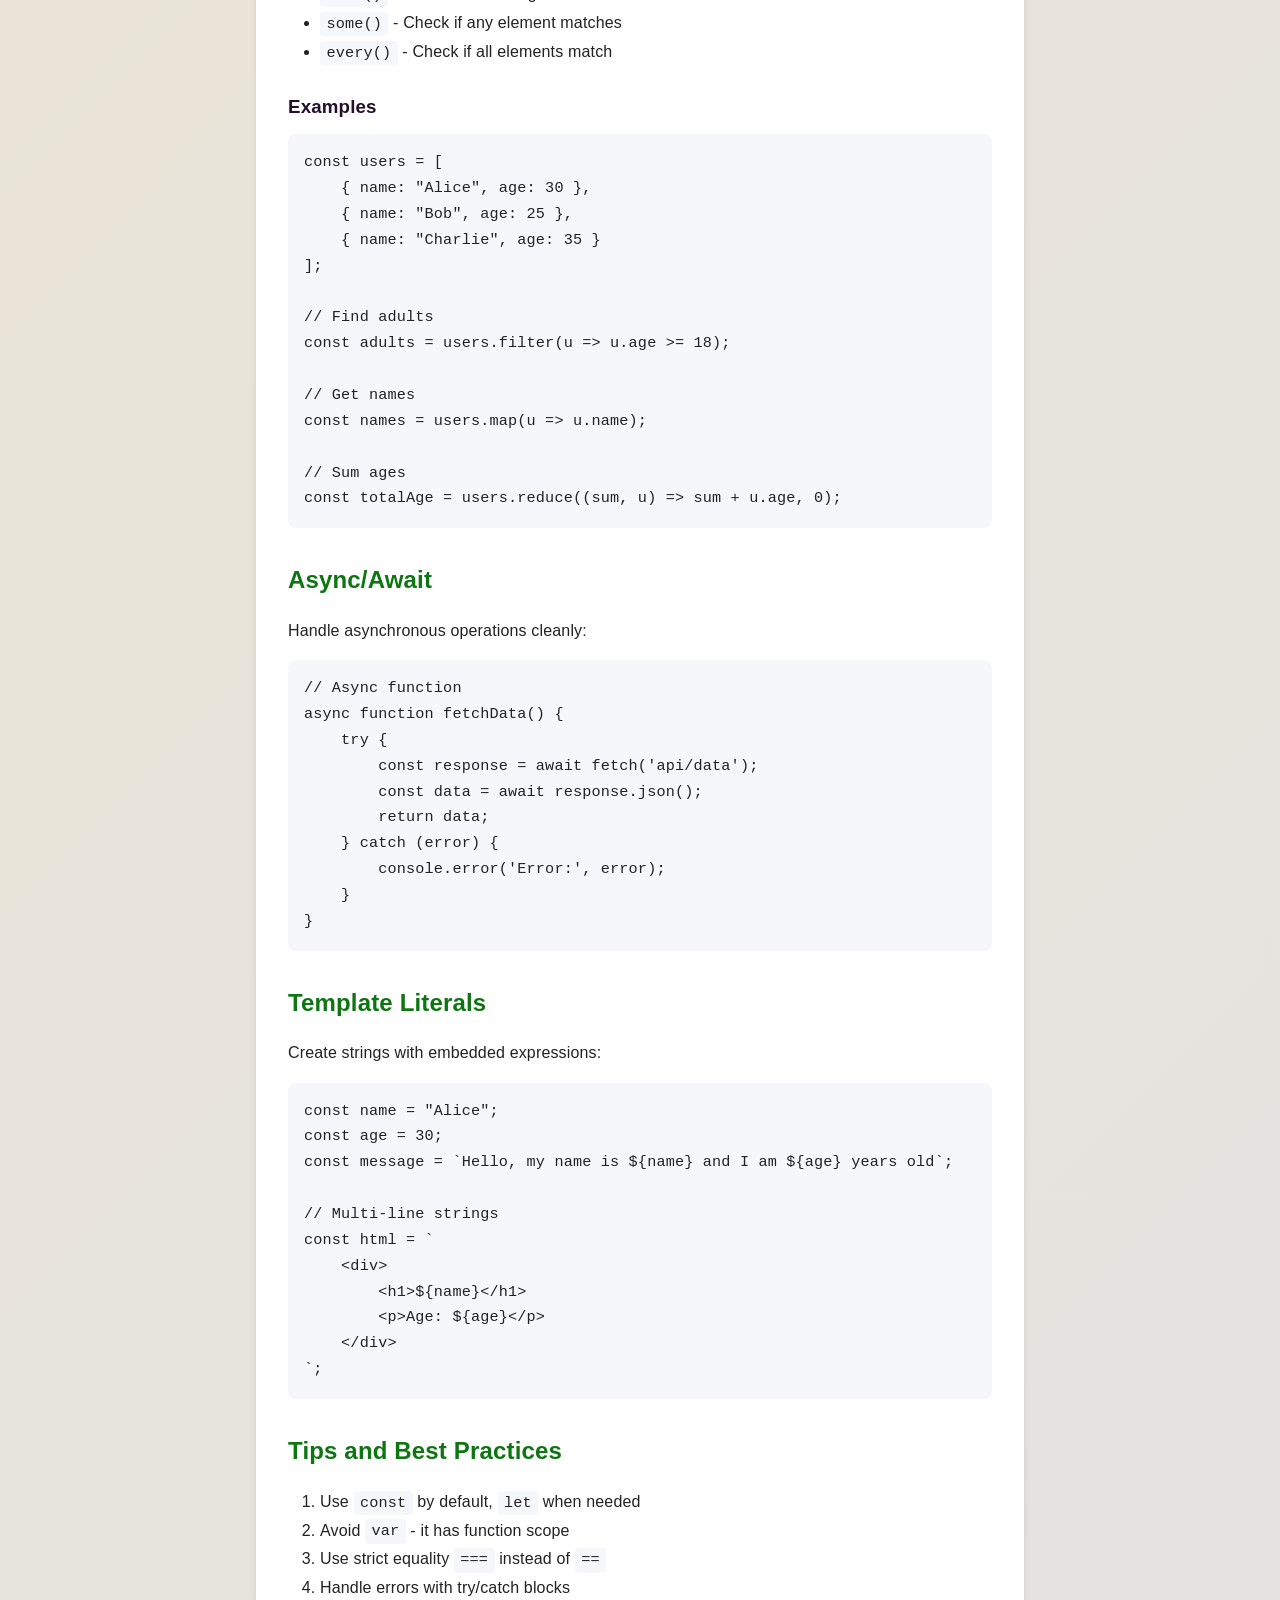
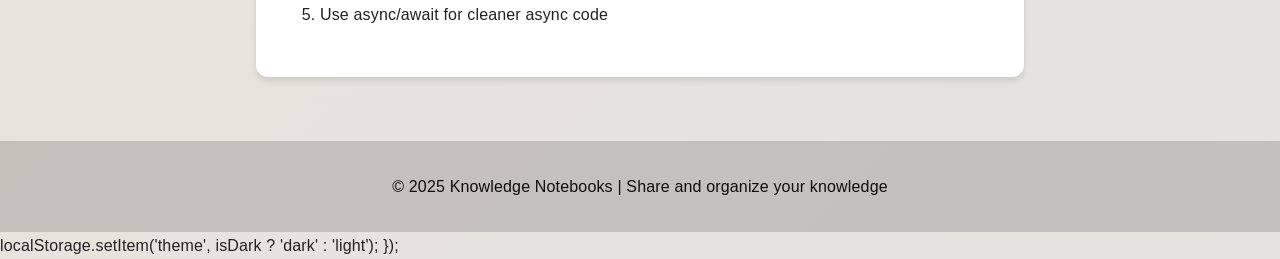
<file: notebooks/programming/javascript-tips.html>
<!DOCTYPE html>
<html lang="en">
<head>
    <meta charset="UTF-8">
    <meta name="viewport" content="width=device-width, initial-scale=1.0">
    <title>JavaScript Tips - Knowledge Notebooks</title>
    <link rel="stylesheet" href="../../styles.css">
</head>
<body>
    <!-- Header with ARIA role and accessible labels -->
    <header role="banner" aria-label="Knowledge Notebooks Header">
        <h1>📚 Knowledge Notebooks</h1>
        <p>Organize and share knowledge</p>
        <button id="theme-toggle" aria-label="Toggle dark and light mode" style="margin-top:1rem;padding:0.5rem 1rem;border-radius:6px;border:none;cursor:pointer;">🌙 Dark Mode</button>
    </header>

    <main class="notebook-page" role="main">
        <a href="../../index.html" class="back-link">← Back to Home</a>
        <div class="notebook-content">
            <h1>JavaScript Tips</h1>
            
            <h2>Modern JavaScript Patterns</h2>
            <p>JavaScript has evolved significantly with ES6+ features. Here are some useful patterns and tips.</p>

            <h3>Destructuring</h3>
            <p>Extract values from arrays or objects easily:</p>
            
            <pre><code>// Array destructuring
const [first, second] = [1, 2, 3];

// Object destructuring
const { name, age } = { name: "Alice", age: 30 };

// Function parameter destructuring
function greet({ name, age }) {
    return `Hello ${name}, you are ${age} years old`;
}</code></pre>

            <h3>Arrow Functions</h3>
            <p>Concise syntax for function expressions:</p>
            
            <pre><code>// Traditional function
const add = function(a, b) {
    return a + b;
};

// Arrow function
const add = (a, b) => a + b;

// With array methods
const numbers = [1, 2, 3, 4, 5];
const doubled = numbers.map(n => n * 2);</code></pre>

            <h2>Useful Array Methods</h2>
            <ul>
                <li><code>map()</code> - Transform each element</li>
                <li><code>filter()</code> - Select elements matching a condition</li>
                <li><code>reduce()</code> - Reduce array to a single value</li>
                <li><code>find()</code> - Find first matching element</li>
                <li><code>some()</code> - Check if any element matches</li>
                <li><code>every()</code> - Check if all elements match</li>
            </ul>

            <h3>Examples</h3>
            <pre><code>const users = [
    { name: "Alice", age: 30 },
    { name: "Bob", age: 25 },
    { name: "Charlie", age: 35 }
];

// Find adults
const adults = users.filter(u => u.age >= 18);

// Get names
const names = users.map(u => u.name);

// Sum ages
const totalAge = users.reduce((sum, u) => sum + u.age, 0);</code></pre>

            <h2>Async/Await</h2>
            <p>Handle asynchronous operations cleanly:</p>
            
            <pre><code>// Async function
async function fetchData() {
    try {
        const response = await fetch('api/data');
        const data = await response.json();
        return data;
    } catch (error) {
        console.error('Error:', error);
    }
}</code></pre>

            <h2>Template Literals</h2>
            <p>Create strings with embedded expressions:</p>
            
            <pre><code>const name = "Alice";
const age = 30;
const message = `Hello, my name is ${name} and I am ${age} years old`;

// Multi-line strings
const html = `
    &lt;div&gt;
        &lt;h1&gt;${name}&lt;/h1&gt;
        &lt;p&gt;Age: ${age}&lt;/p&gt;
    &lt;/div&gt;
`;</code></pre>

            <h2>Tips and Best Practices</h2>
            <ol>
                <li>Use <code>const</code> by default, <code>let</code> when needed</li>
                <li>Avoid <code>var</code> - it has function scope</li>
                <li>Use strict equality <code>===</code> instead of <code>==</code></li>
                <li>Handle errors with try/catch blocks</li>
                <li>Use async/await for cleaner async code</li>
            </ol>
        </div>
    </main>
    <!-- Footer with ARIA role -->
    <footer role="contentinfo" aria-label="Knowledge Notebooks Footer">
        <p>&copy; 2025 Knowledge Notebooks | Share and organize your knowledge</p>
    </footer>
    <script>
    // Dark/Light mode toggle logic
    // Accessible toggle button for theme switching
    const toggleBtn = document.getElementById('theme-toggle');
    function setTheme(dark) {
        if (dark) {
            document.body.classList.add('dark-mode');
            toggleBtn.textContent = '☀️ Light Mode';
        } else {
            document.body.classList.remove('dark-mode');
            toggleBtn.textContent = '🌙 Dark Mode';
        }
    }
    // Load theme from localStorage
    const darkPref = localStorage.getItem('theme') === 'dark';
    setTheme(darkPref);
    toggleBtn.addEventListener('click', () => {
        const isDark = !document.body.classList.contains('dark-mode');
        setTheme(isDark);
        localStorage.setItem('theme', isDark ? 'dark' : 'light');
    });
    </script>
        localStorage.setItem('theme', isDark ? 'dark' : 'light');
    });
    </script>
</file>
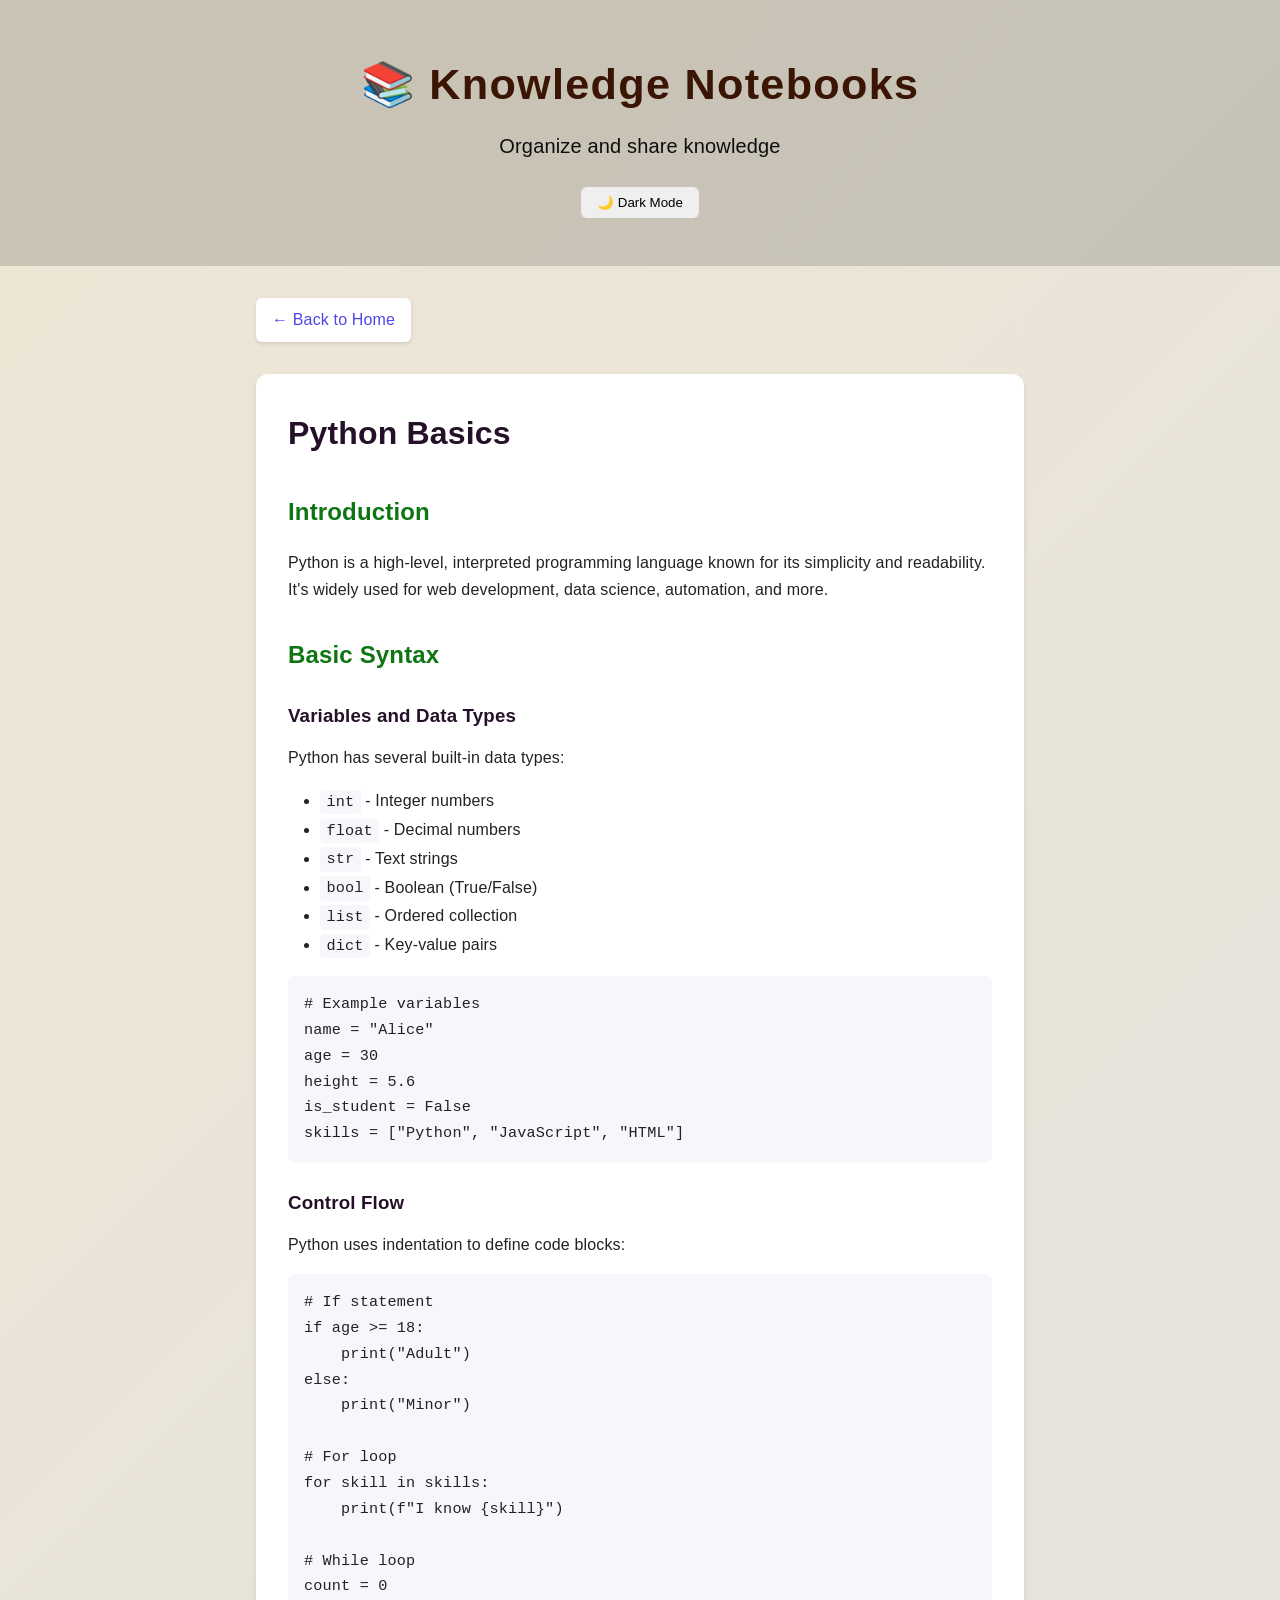
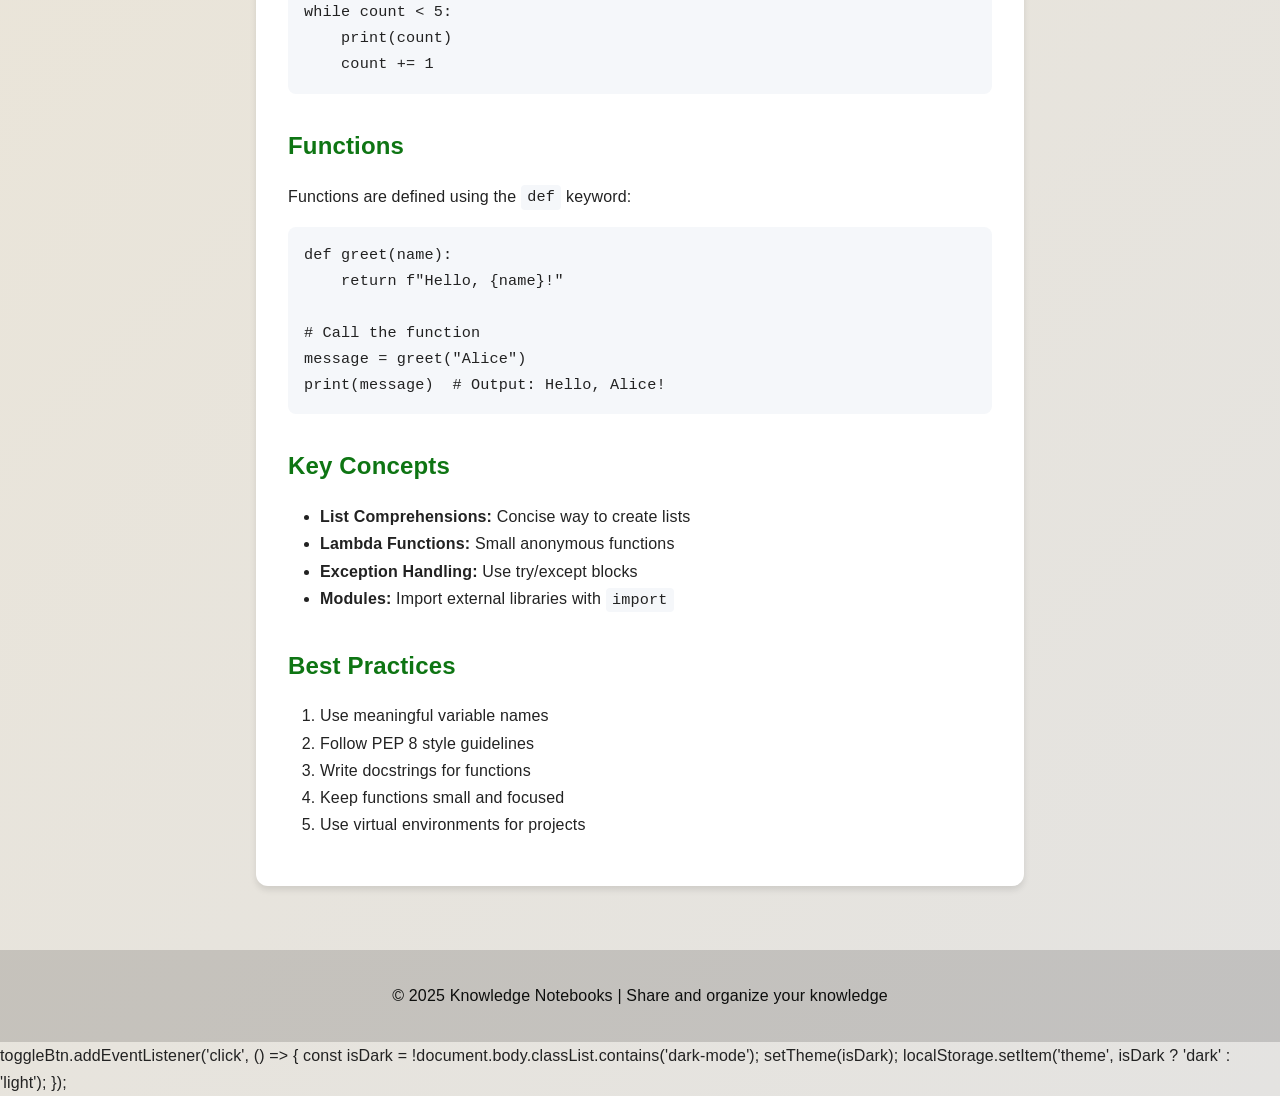
<file: notebooks/programming/python-basics.html>
<!DOCTYPE html>
<html lang="en">
<head>
    <meta charset="UTF-8">
    <meta name="viewport" content="width=device-width, initial-scale=1.0">
    <title>Python Basics - Knowledge Notebooks</title>
    <link rel="stylesheet" href="../../styles.css">
</head>
<body>
    <!-- Header with ARIA role and accessible labels -->
    <header role="banner" aria-label="Knowledge Notebooks Header">
        <h1>📚 Knowledge Notebooks</h1>
        <p>Organize and share knowledge</p>
        <button id="theme-toggle" aria-label="Toggle dark and light mode" style="margin-top:1rem;padding:0.5rem 1rem;border-radius:6px;border:none;cursor:pointer;">🌙 Dark Mode</button>
    </header>

    <main class="notebook-page" role="main">
        <a href="../../index.html" class="back-link">← Back to Home</a>
        <div class="notebook-content">
            <h1>Python Basics</h1>
            
            <h2>Introduction</h2>
            <p>Python is a high-level, interpreted programming language known for its simplicity and readability. It's widely used for web development, data science, automation, and more.</p>

            <h2>Basic Syntax</h2>
            
            <h3>Variables and Data Types</h3>
            <p>Python has several built-in data types:</p>
            <ul>
                <li><code>int</code> - Integer numbers</li>
                <li><code>float</code> - Decimal numbers</li>
                <li><code>str</code> - Text strings</li>
                <li><code>bool</code> - Boolean (True/False)</li>
                <li><code>list</code> - Ordered collection</li>
                <li><code>dict</code> - Key-value pairs</li>
            </ul>

            <pre><code># Example variables
name = "Alice"
age = 30
height = 5.6
is_student = False
skills = ["Python", "JavaScript", "HTML"]</code></pre>

            <h3>Control Flow</h3>
            <p>Python uses indentation to define code blocks:</p>
            
            <pre><code># If statement
if age >= 18:
    print("Adult")
else:
    print("Minor")

# For loop
for skill in skills:
    print(f"I know {skill}")

# While loop
count = 0
while count < 5:
    print(count)
    count += 1</code></pre>

            <h2>Functions</h2>
            <p>Functions are defined using the <code>def</code> keyword:</p>
            
            <pre><code>def greet(name):
    return f"Hello, {name}!"

# Call the function
message = greet("Alice")
print(message)  # Output: Hello, Alice!</code></pre>

            <h2>Key Concepts</h2>
            <ul>
                <li><strong>List Comprehensions:</strong> Concise way to create lists</li>
                <li><strong>Lambda Functions:</strong> Small anonymous functions</li>
                <li><strong>Exception Handling:</strong> Use try/except blocks</li>
                <li><strong>Modules:</strong> Import external libraries with <code>import</code></li>
            </ul>

            <h2>Best Practices</h2>
            <ol>
                <li>Use meaningful variable names</li>
                <li>Follow PEP 8 style guidelines</li>
                <li>Write docstrings for functions</li>
                <li>Keep functions small and focused</li>
                <li>Use virtual environments for projects</li>
            </ol>
        </div>
    </main>
    <!-- Footer with ARIA role -->
    <footer role="contentinfo" aria-label="Knowledge Notebooks Footer">
        <p>&copy; 2025 Knowledge Notebooks | Share and organize your knowledge</p>
    </footer>
    <script>
    // Dark/Light mode toggle logic
    // Accessible toggle button for theme switching
    const toggleBtn = document.getElementById('theme-toggle');
    function setTheme(dark) {
        if (dark) {
            document.body.classList.add('dark-mode');
            toggleBtn.textContent = '☀️ Light Mode';
        } else {
            document.body.classList.remove('dark-mode');
            toggleBtn.textContent = '🌙 Dark Mode';
        }
    }
    // Load theme from localStorage
    const darkPref = localStorage.getItem('theme') === 'dark';
    setTheme(darkPref);
    toggleBtn.addEventListener('click', () => {
        const isDark = !document.body.classList.contains('dark-mode');
        setTheme(isDark);
        localStorage.setItem('theme', isDark ? 'dark' : 'light');
    });
    </script>
    toggleBtn.addEventListener('click', () => {
        const isDark = !document.body.classList.contains('dark-mode');
        setTheme(isDark);
        localStorage.setItem('theme', isDark ? 'dark' : 'light');
    });
    </script>
</file>
<file: styles.css>
/* Security Category Card */
.notebook-category.category-security {
    background-image: url('assets/img/security.png');
    background-repeat: no-repeat;
    background-position: center right;
    background-size: 50%;
    background-color: white;
}
    .dark-mode .category-security {
        background-image: url('assets/img/security-dark.png');
        background-position: center right;
        background-size: 50%;
        background-color: black;
    }
/* =========================
   Category Card Backgrounds
   ========================= */
.notebook-category.category-business {
    background-image: url('assets/img/business.png');
    background-repeat: no-repeat;
    background-position: center right;
    background-size: 50%;
    background-color: white;
}
.notebook-category.category-programming {
    background-image: url('assets/img/programming.png');
    background-repeat: no-repeat;
    background-position: center right;
    background-size: 50%;
    background-color: white;
}
/* Learning Category Card */
.notebook-category.category-learning {
    background-image: url('assets/img/learning.png');
    background-repeat: no-repeat;
    background-position: center right;
    background-size: 50%;
    background-color: white;
}
.notebook-category.category-artificial-intelligence {
    background-image: url('assets/img/artificial-intelligence.png');
    background-repeat: no-repeat;
    background-position: center right;
    background-size: 50%;
    background-color: white;
}
.notebook-category.category-productivity {
    background-image: url('assets/img/productivity.png');
    background-repeat: no-repeat;
    background-position: center right;
    background-size: 50%;
    background-color: white;
}
.notebook-category.category-security {
    background-image: url('assets/img/security.png');
    background-repeat: no-repeat;
    background-position: center right;
    background-size: 50%;
    background-color: white;
}

    /* =========================
       Dark Mode Category Card Backgrounds
       ========================= */
    .dark-mode .category-business {
        background-image: url('assets/img/business-dark.png');
        background-position: center right;
        background-size: 50%;
        background-color: black;
    }
    .dark-mode .category-programming {
        background-image: url('assets/img/programming-dark.png');
        background-position: center right;
        background-size: 50%;
        background-color: black;
    }
    .dark-mode .category-learning {
        background-image: url('assets/img/learning-dark.png');
        background-position: center right;
        background-size: 50%;
        background-color: black;
    }
    .dark-mode .category-artificial-intelligence {
        background-image: url('assets/img/artificial-intelligence-dark.png');
        background-position: center right;
        background-size: 50%;
        background-color: black;
    }
    .dark-mode .category-productivity {
        background-image: url('assets/img/productivity-dark.png');
        background-position: center right;
        background-size: 50%;
        background-color: black;
    }
    .dark-mode .category-security {
        background-image: url('assets/img/security-dark.png');
        background-position: center right;
        background-size: 50%;
        background-color: black;
    }

@media (max-width: 768px) {
    .category-business,
    .category-programming,
    .category-learning,
    .category-artificial-intelligence,
    .category-productivity,
    .category-security {
        background-size: 90px auto;
    }
}
/* =========================
   Category Image Styles
   ========================= */
.category-img {
    width: 2.1em;
    height: 2.1em;
    vertical-align: middle;
    margin-right: 0.5em;
    object-fit: contain;
}

/* =========================
   Spacing Between Sections
   ========================= */
.notebooks {
    margin-bottom: 2.5rem;
}

/* =========================
   Reset and Base Styles
   ========================= */
* {
    margin: 0;
    padding: 0;
    box-sizing: border-box;
}

/* =========================
   Theme Variables
   ========================= */
:root {
    --background-gradient: linear-gradient(135deg, #eee6d4 0%, #e4e3e1 100%);
    --card-background: #fff;
    --header-background: rgba(0, 0, 0, 0.15);
    --footer-background: rgba(0, 0, 0, 0.15);
    --text-color: #222;
    --primary-color: #251029;
    --secondary-color: #0e7513;
    --code-background: #f5f7fa;
    --card-gradient: linear-gradient(135deg, #f5f7fa 0%, #c3cfe2d0 100%);
    --back-link-background: #fff;
    --back-link-color: #4f46e5;
    --header-title-color: #3a1504;
    --header-subtitle-color: #0d0e0d;
    }

    /* =========================
        Dark Mode Theme Variables
        ========================= */
    .dark-mode {
         --background-gradient: linear-gradient(135deg, #232526 0%, #414345 100%);
         --card-background: #232526;
         --header-background: rgba(0, 0, 0, 0.6);
         --footer-background: rgba(0, 0, 0, 0.6);
         --text-color: #f5f7fa;
         --primary-color: #a3bffa;
         --secondary-color: #b39ddb;
         --code-background: #2c2c2c;
         --card-gradient: linear-gradient(135deg, #23252696 0%, #414345a4 100%);
         --back-link-background: #232526;
         --back-link-color: #a3bffa;
         --header-title-color: #f5f7fa;
         --header-subtitle-color: #e0e0e0;
    }


body {
    font-family: -apple-system, BlinkMacSystemFont, 'Segoe UI', Roboto, 'Helvetica Neue', Arial, sans-serif;
    line-height: 1.7;
    color: var(--text-color);
    background: var(--background-gradient);
    min-height: 100vh;
    letter-spacing: 0.01em;
}

/* =========================
   Header Styles
   ========================= */
header {
    text-align: center;
    padding: 3rem 1rem;
    color: var(--text-color);
    background: var(--header-background);
}

header h1 {
    font-size: 2.7rem;
    margin-bottom: 0.5rem;
    color: var(--header-title-color);
    letter-spacing: 0.03em;
}

header p {
    font-size: 1.25rem;
    opacity: 1;
    color: var(--header-subtitle-color);
    margin-bottom: 0.5rem;
}

/* =========================
   Main Content Styles
   ========================= */
main {
    max-width: 1200px;
    margin: 0 auto;
    padding: 2rem 1rem;
}

/* =========================
   Notebooks Section Styles
   ========================= */
.notebooks {
    display: flex;
    flex-direction: column;
    gap: 2rem;
}


.notebook-category {
    min-height: 220px;
    background-clip: padding-box;
    background: transparent;
    border: 2px dashed #b39ddb;
    border-radius: 14px;
    padding: 2.2rem;
    box-shadow: 0 4px 12px rgba(0, 0, 0, 0.08);
}

.notebook-category h2 {
    color: var(--primary-color);
    margin-bottom: 1.5rem;
    font-size: 1.9rem;
    letter-spacing: 0.02em;
}

.notebook-list {
    display: grid;
    grid-template-columns: 1fr;
    gap: 1.5rem;
    justify-items: start;
}

.notebook-card {
    width: 60%;
    max-width: 700px;
}

.notebook-card {
    display: block;
    padding: 1.5rem;
    background: var(--card-gradient);
    border-radius: 10px;
    text-decoration: none;
    color: var(--text-color);
    transition: transform 0.2s, box-shadow 0.2s;
    box-shadow: 0 2px 8px rgba(0,0,0,0.07);
}

.notebook-card:hover {
    transform: translateY(-4px) scale(1.02);
    box-shadow: 0 8px 24px rgba(0, 0, 0, 0.13);
}

.notebook-card h3 {
    color: var(--primary-color);
    margin-bottom: 0.5rem;
    font-size: 1.35rem;
    letter-spacing: 0.01em;
}

.notebook-card p {
    color: var(--text-color);
    font-size: 1rem;
    margin-bottom: 0;
}

/* =========================
   Footer Styles
   ========================= */
footer {
    text-align: center;
    padding: 2rem 1rem;
    color: var(--header-subtitle-color);
    background: var(--footer-background);
    margin-top: 2rem;
    font-size: 1rem;
    letter-spacing: 0.01em;
}

/* =========================
   Responsive Design
   ========================= */
@media (max-width: 768px) {
    header h1 {
        font-size: 2.1rem;
    }

    header p {
        font-size: 1.05rem;
    }

    .notebook-category {
        padding: 1.3rem;
    }

    .notebook-category h2 {
        font-size: 1.5rem;
    }

    .notebook-list {
        grid-template-columns: 1fr;
    }
    .notebook-card {
        width: 100%;
        max-width: 100%;
    }
}

/* =========================
   Notebook Page Styles
   ========================= */
.notebook-page {
    max-width: 800px;
    margin: 0 auto;
    padding: 2rem 1rem;
}

.notebook-content {
    background: var(--card-background);
    border-radius: 12px;
    padding: 2rem;
    box-shadow: 0 4px 6px rgba(0, 0, 0, 0.1);
    color: var(--text-color);
}

.notebook-content h1 {
    color: var(--primary-color);
    margin-bottom: 1rem;
}

.notebook-content h2 {
    color: var(--secondary-color);
    margin-top: 2rem;
    margin-bottom: 1rem;
}

.notebook-content h3 {
    color: var(--primary-color);
    margin-top: 1.5rem;
    margin-bottom: 0.75rem;
}

.notebook-content p {
    margin-bottom: 1rem;
}

.notebook-content ul, .notebook-content ol {
    margin-left: 2rem;
    margin-bottom: 1rem;
}

.notebook-content code {
    background: var(--code-background);
    padding: 0.2rem 0.4rem;
    border-radius: 4px;
    font-family: 'Courier New', monospace;
    font-size: 0.95rem;
}

.notebook-content pre {
    background: var(--code-background);
    padding: 1rem;
    border-radius: 8px;
    overflow-x: auto;
    margin-bottom: 1rem;
}

.notebook-content pre code {
    background: none;
    padding: 0;
}

/* =========================
   Back Link Styles
   ========================= */
.back-link {
    display: inline-block;
    margin-bottom: 2rem;
    padding: 0.5rem 1rem;
    background: var(--back-link-background);
    color: var(--back-link-color);
    text-decoration: none;
    border-radius: 6px;
    box-shadow: 0 2px 4px rgba(0, 0, 0, 0.1);
    transition: transform 0.2s;
}

.back-link:hover {
    transform: translateY(-2px);
    box-shadow: 0 4px 8px rgba(0, 0, 0, 0.15);
}
</file>
